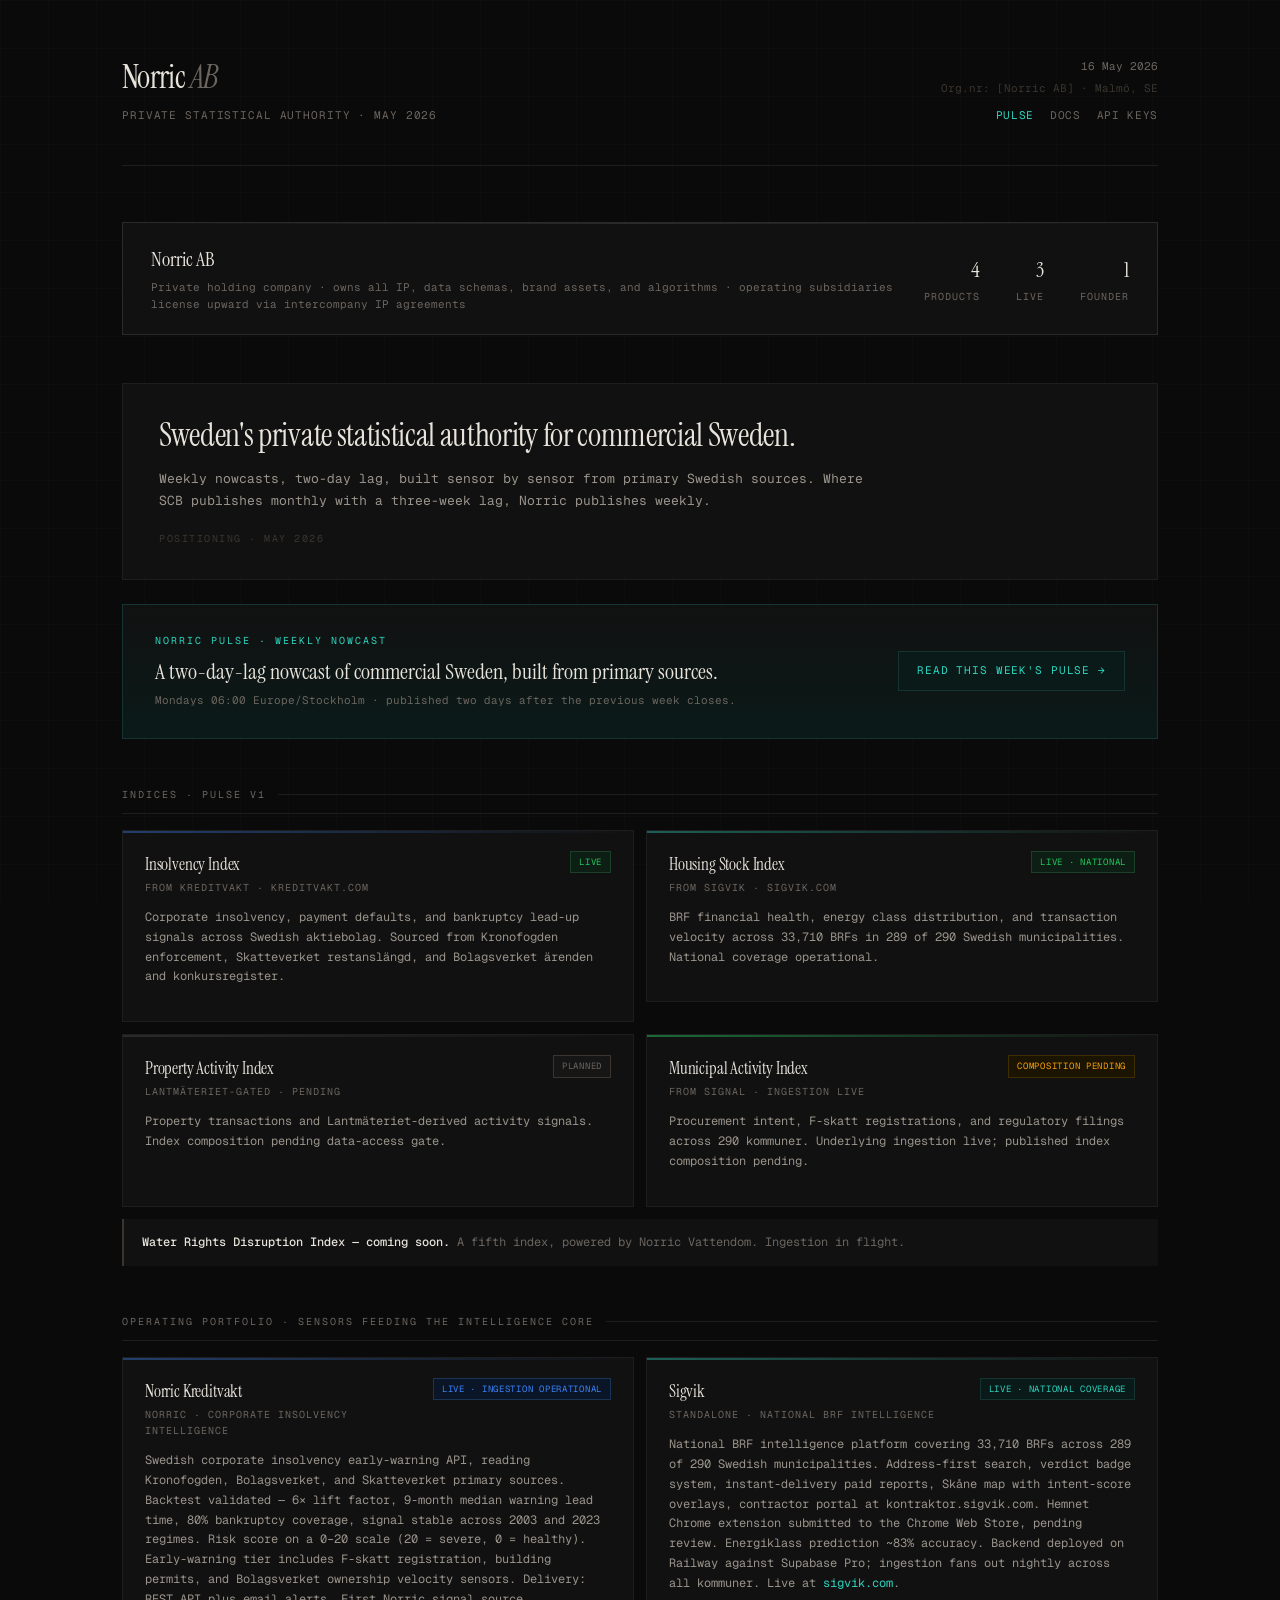
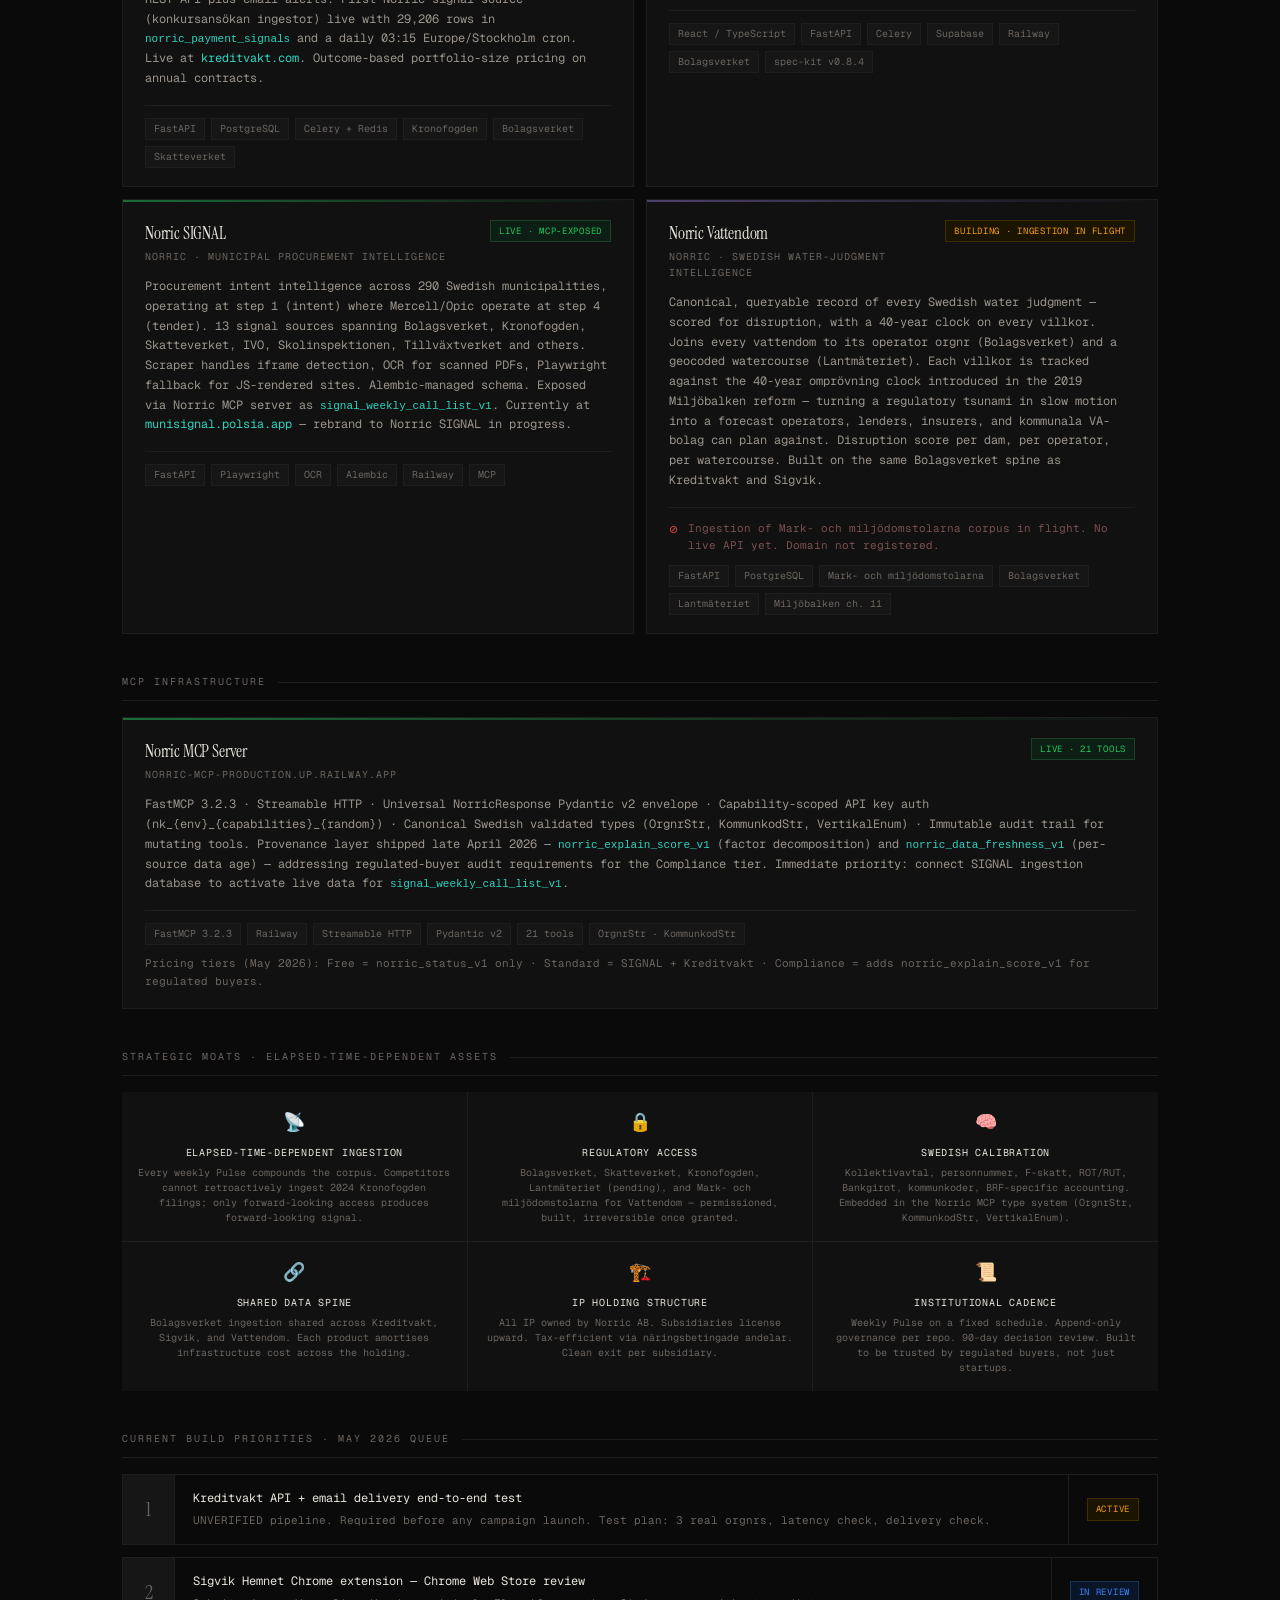
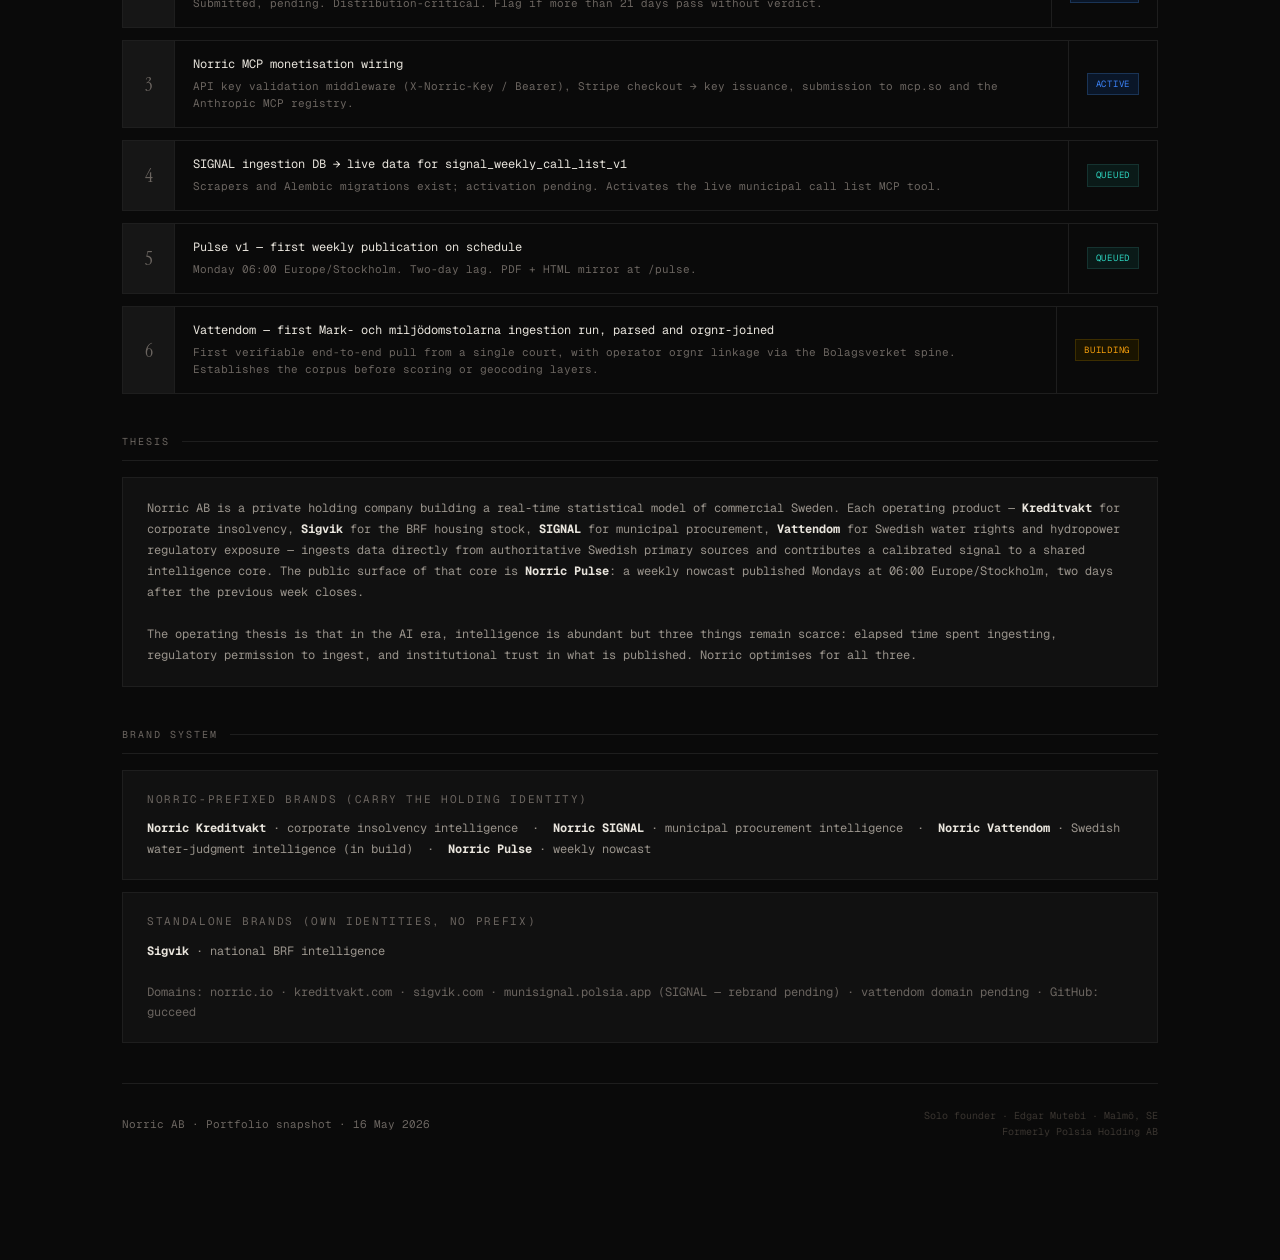
<file: index.html>
<!DOCTYPE html>
<html lang="en">
<head>
<meta charset="UTF-8">
<meta name="viewport" content="width=device-width, initial-scale=1.0">
<title>Norric AB — Sweden's private statistical authority for commercial Sweden</title>
<meta name="description" content="Private statistical authority for commercial Sweden. Weekly. Two-day lag. Primary sources.">
<meta property="og:title" content="Norric AB — Sweden's private statistical authority for commercial Sweden">
<meta property="og:description" content="Private statistical authority for commercial Sweden. Weekly. Two-day lag. Primary sources.">
<meta property="og:type" content="website">
<meta property="og:url" content="https://norric.io">
<link href="https://fonts.googleapis.com/css2?family=Instrument+Serif:ital@0;1&family=Geist+Mono:wght@300;400;500&display=swap" rel="stylesheet">
<style>
  :root {
    --bg: #0a0a0a;
    --surface: #111111;
    --surface2: #161616;
    --border: #1e1e1e;
    --border2: #2a2a2a;
    --text: #e8e4dc;
    --muted: #6b6560;
    --dim: #3a3530;

    --green: #22c55e;
    --green-bg: #0d1f14;
    --green-border: #1a4028;

    --amber: #f59e0b;
    --amber-bg: #1a1400;
    --amber-border: #3d2e00;

    --blue: #3b82f6;
    --blue-bg: #0a1628;
    --blue-border: #1a3456;

    --red: #ef4444;
    --red-bg: #1a0a0a;
    --red-border: #3d1212;

    --purple: #a78bfa;
    --purple-bg: #120e1f;
    --purple-border: #2a1f4a;

    --teal: #2dd4bf;
    --teal-bg: #0a1a18;
    --teal-border: #153330;
  }

  * { margin: 0; padding: 0; box-sizing: border-box; }

  html { scroll-behavior: smooth; }

  body {
    background: var(--bg);
    color: var(--text);
    font-family: 'Geist Mono', monospace;
    font-size: 13px;
    line-height: 1.6;
    min-height: 100vh;
    -webkit-font-smoothing: antialiased;
  }

  /* Subtle grid background */
  body::before {
    content: '';
    position: fixed;
    inset: 0;
    background-image:
      linear-gradient(rgba(255,255,255,0.015) 1px, transparent 1px),
      linear-gradient(90deg, rgba(255,255,255,0.015) 1px, transparent 1px);
    background-size: 48px 48px;
    pointer-events: none;
    z-index: 0;
  }

  .wrap {
    max-width: 1100px;
    margin: 0 auto;
    padding: 0 32px 120px;
    position: relative;
    z-index: 1;
  }

  /* ── HEADER ─────────────────────────────────────────────────────────── */
  header {
    padding: 52px 0 40px;
    border-bottom: 1px solid var(--border);
    margin-bottom: 56px;
    display: flex;
    justify-content: space-between;
    align-items: flex-end;
  }

  .logo-block {}

  .logo {
    font-family: 'Instrument Serif', serif;
    font-size: 32px;
    letter-spacing: -0.02em;
    color: var(--text);
    margin-bottom: 4px;
  }

  .logo span {
    font-style: italic;
    color: var(--muted);
  }

  .tagline {
    font-size: 11px;
    color: var(--muted);
    letter-spacing: 0.08em;
    text-transform: uppercase;
  }

  .header-meta {
    text-align: right;
  }

  .header-meta .date {
    font-size: 11px;
    color: var(--muted);
    margin-bottom: 4px;
  }

  .header-meta .entity {
    font-size: 11px;
    color: var(--dim);
    font-family: 'Geist Mono', monospace;
  }

  /* ── HOLDING BOX ────────────────────────────────────────────────────── */
  .holding {
    background: var(--surface);
    border: 1px solid var(--border2);
    padding: 20px 28px;
    margin-bottom: 48px;
    display: flex;
    justify-content: space-between;
    align-items: center;
    position: relative;
    overflow: hidden;
  }

  .holding::before {
    content: '';
    position: absolute;
    top: 0; left: 0; right: 0;
    height: 1px;
    background: linear-gradient(90deg, transparent, var(--muted), transparent);
    opacity: 0.3;
  }

  .holding-name {
    font-family: 'Instrument Serif', serif;
    font-size: 20px;
    margin-bottom: 4px;
  }

  .holding-desc {
    font-size: 11px;
    color: var(--muted);
  }

  .holding-stats {
    display: flex;
    gap: 36px;
  }

  .stat { text-align: right; }

  .stat-val {
    font-family: 'Instrument Serif', serif;
    font-size: 22px;
    color: var(--text);
    margin-bottom: 2px;
  }

  .stat-label {
    font-size: 10px;
    color: var(--muted);
    text-transform: uppercase;
    letter-spacing: 0.1em;
  }

  /* ── SECTION LABELS ─────────────────────────────────────────────────── */
  .section-label {
    font-size: 10px;
    letter-spacing: 0.2em;
    text-transform: uppercase;
    color: var(--muted);
    margin-bottom: 16px;
    padding-bottom: 10px;
    border-bottom: 1px solid var(--border);
    display: flex;
    align-items: center;
    gap: 12px;
  }

  .section-label::after {
    content: '';
    flex: 1;
    height: 1px;
    background: var(--border);
  }

  /* ── PRODUCT GRID ───────────────────────────────────────────────────── */
  .grid {
    display: grid;
    gap: 12px;
    margin-bottom: 40px;
  }

  .grid-3 { grid-template-columns: repeat(3, 1fr); }
  .grid-2 { grid-template-columns: repeat(2, 1fr); }
  .grid-1 { grid-template-columns: 1fr; }

  @media (max-width: 800px) {
    .grid-3, .grid-2 { grid-template-columns: 1fr; }
  }

  /* ── PRODUCT CARD ───────────────────────────────────────────────────── */
  .card {
    background: var(--surface);
    border: 1px solid var(--border);
    padding: 20px 22px 18px;
    position: relative;
    transition: border-color 0.15s ease;
    animation: fadeUp 0.4s ease both;
  }

  .card:hover { border-color: var(--border2); }

  @keyframes fadeUp {
    from { opacity: 0; transform: translateY(8px); }
    to { opacity: 1; transform: translateY(0); }
  }

  .card:nth-child(1) { animation-delay: 0.05s; }
  .card:nth-child(2) { animation-delay: 0.10s; }
  .card:nth-child(3) { animation-delay: 0.15s; }
  .card:nth-child(4) { animation-delay: 0.20s; }
  .card:nth-child(5) { animation-delay: 0.25s; }
  .card:nth-child(6) { animation-delay: 0.30s; }

  .card-top {
    display: flex;
    justify-content: space-between;
    align-items: flex-start;
    margin-bottom: 12px;
  }

  .card-name {
    font-family: 'Instrument Serif', serif;
    font-size: 17px;
    letter-spacing: -0.01em;
    margin-bottom: 2px;
  }

  .card-brand {
    font-size: 10px;
    color: var(--muted);
    text-transform: uppercase;
    letter-spacing: 0.1em;
  }

  .status-pill {
    font-size: 9px;
    font-family: 'Geist Mono', monospace;
    letter-spacing: 0.08em;
    text-transform: uppercase;
    padding: 3px 8px;
    border: 1px solid;
    white-space: nowrap;
    flex-shrink: 0;
  }

  .pill-green  { color: var(--green);  border-color: var(--green-border);  background: var(--green-bg); }
  .pill-amber  { color: var(--amber);  border-color: var(--amber-border);  background: var(--amber-bg); }
  .pill-blue   { color: var(--blue);   border-color: var(--blue-border);   background: var(--blue-bg); }
  .pill-red    { color: var(--red);    border-color: var(--red-border);    background: var(--red-bg); }
  .pill-purple { color: var(--purple); border-color: var(--purple-border); background: var(--purple-bg); }
  .pill-teal   { color: var(--teal);   border-color: var(--teal-border);   background: var(--teal-bg); }
  .pill-muted  { color: var(--muted);  border-color: var(--dim);           background: var(--surface2); }

  .card-desc {
    font-size: 12px;
    color: #9a948c;
    line-height: 1.65;
    margin-bottom: 16px;
  }

  .card-rule {
    height: 1px;
    background: var(--border);
    margin-bottom: 12px;
  }

  .card-meta {
    display: flex;
    flex-wrap: wrap;
    gap: 6px;
  }

  .tag {
    font-size: 10px;
    color: var(--muted);
    background: var(--surface2);
    border: 1px solid var(--border);
    padding: 2px 8px;
  }

  .card-accent {
    position: absolute;
    top: 0; left: 0; right: 0;
    height: 2px;
  }

  .accent-green  { background: linear-gradient(90deg, var(--green), transparent); opacity: 0.5; }
  .accent-amber  { background: linear-gradient(90deg, var(--amber), transparent); opacity: 0.5; }
  .accent-blue   { background: linear-gradient(90deg, var(--blue), transparent); opacity: 0.4; }
  .accent-red    { background: linear-gradient(90deg, var(--red), transparent); opacity: 0.4; }
  .accent-purple { background: linear-gradient(90deg, var(--purple), transparent); opacity: 0.4; }
  .accent-teal   { background: linear-gradient(90deg, var(--teal), transparent); opacity: 0.4; }
  .accent-muted  { background: linear-gradient(90deg, var(--muted), transparent); opacity: 0.3; }

  /* ── GATING DEPENDENCY ─────────────────────────────────────────────── */
  .gate-row {
    display: flex;
    align-items: flex-start;
    gap: 10px;
    margin-bottom: 6px;
    font-size: 11px;
    color: var(--muted);
  }

  .gate-icon { flex-shrink: 0; color: var(--dim); margin-top: 1px; }

  .gate-row.blocking .gate-icon { color: var(--red); }
  .gate-row.blocking { color: #7a5050; }

  /* ── IP STRUCTURE ───────────────────────────────────────────────────── */
  .ip-box {
    background: var(--surface);
    border: 1px solid var(--border);
    padding: 20px 24px;
    margin-bottom: 12px;
  }

  .ip-title {
    font-size: 11px;
    color: var(--muted);
    text-transform: uppercase;
    letter-spacing: 0.15em;
    margin-bottom: 10px;
  }

  .ip-desc {
    font-size: 12px;
    color: #9a948c;
    line-height: 1.7;
  }

  /* ── MOAT SECTION ───────────────────────────────────────────────────── */
  .moat-grid {
    display: grid;
    grid-template-columns: repeat(3, 1fr);
    gap: 1px;
    background: var(--border);
    margin-bottom: 40px;
  }

  .moat-cell {
    background: var(--surface);
    padding: 16px 14px;
    text-align: center;
  }

  .moat-icon {
    font-size: 18px;
    margin-bottom: 8px;
  }

  .moat-name {
    font-size: 10px;
    color: var(--text);
    text-transform: uppercase;
    letter-spacing: 0.08em;
    margin-bottom: 4px;
  }

  .moat-desc {
    font-size: 10px;
    color: var(--muted);
    line-height: 1.5;
  }

  /* ── FOOTER ─────────────────────────────────────────────────────────── */
  footer {
    border-top: 1px solid var(--border);
    padding-top: 24px;
    display: flex;
    justify-content: space-between;
    align-items: center;
  }

  footer .left {
    font-size: 11px;
    color: var(--muted);
  }

  footer .right {
    font-size: 10px;
    color: var(--dim);
    text-align: right;
  }

  /* ── HERO ───────────────────────────────────────────────────────────── */
  .hero {
    border: 1px solid var(--border);
    padding: 32px 36px;
    margin-bottom: 24px;
    position: relative;
    background: var(--surface);
  }

  .hero-headline {
    font-family: 'Instrument Serif', serif;
    font-size: 32px;
    line-height: 1.2;
    letter-spacing: -0.01em;
    color: var(--text);
    max-width: 760px;
    margin-bottom: 14px;
  }

  .hero-subline {
    font-size: 13px;
    color: #9a948c;
    line-height: 1.7;
    max-width: 720px;
  }

  .hero-attr {
    margin-top: 18px;
    font-size: 10px;
    color: var(--dim);
    text-transform: uppercase;
    letter-spacing: 0.15em;
  }

  @media (max-width: 600px) {
    .hero-headline { font-size: 24px; }
  }

  /* ── PULSE BANNER ───────────────────────────────────────────────────── */
  .pulse-banner {
    border: 1px solid var(--teal-border);
    background: linear-gradient(180deg, var(--surface), var(--teal-bg));
    padding: 28px 32px;
    margin-bottom: 48px;
  }

  .pulse-banner-row {
    display: flex;
    justify-content: space-between;
    align-items: center;
    gap: 24px;
    flex-wrap: wrap;
  }

  .pulse-overline {
    font-size: 10px;
    letter-spacing: 0.2em;
    text-transform: uppercase;
    color: var(--teal);
    margin-bottom: 8px;
  }

  .pulse-headline {
    font-family: 'Instrument Serif', serif;
    font-size: 22px;
    line-height: 1.35;
    color: var(--text);
    margin-bottom: 6px;
    max-width: 640px;
  }

  .pulse-meta {
    font-size: 11px;
    color: var(--muted);
  }

  .pulse-cta {
    display: inline-block;
    padding: 10px 18px;
    font-size: 11px;
    letter-spacing: 0.08em;
    text-transform: uppercase;
    color: var(--teal);
    border: 1px solid var(--teal-border);
    background: var(--teal-bg);
    text-decoration: none;
    white-space: nowrap;
  }

  .pulse-cta:hover { background: var(--surface); }

  /* ── INDICES CARD (link-wrapped) ────────────────────────────────────── */
  .index-link { text-decoration: none; color: inherit; display: block; }
  .index-link:hover .card { border-color: var(--border2); }

  /* ── COMING-SOON CALLOUT ────────────────────────────────────────────── */
  .coming-soon {
    padding: 14px 18px;
    margin-bottom: 48px;
    font-size: 12px;
    color: var(--muted);
    border-left: 2px solid var(--dim);
    background: var(--surface);
  }

  .coming-soon strong {
    color: var(--text);
    font-weight: 500;
  }

  /* ── PRIORITY STACK ─────────────────────────────────────────────────── */
  .priority-row {
    display: flex;
    gap: 0;
    border: 1px solid var(--border);
    margin-bottom: 12px;
    overflow: hidden;
  }

  .priority-num {
    background: var(--surface2);
    border-right: 1px solid var(--border);
    padding: 14px 18px;
    font-family: 'Instrument Serif', serif;
    font-size: 20px;
    color: var(--muted);
    min-width: 52px;
    display: flex;
    align-items: center;
    justify-content: center;
    flex-shrink: 0;
  }

  .priority-body {
    padding: 14px 18px;
    flex: 1;
  }

  .priority-title {
    font-size: 12px;
    color: var(--text);
    margin-bottom: 4px;
    font-family: 'Geist Mono', monospace;
  }

  .priority-detail {
    font-size: 11px;
    color: var(--muted);
    line-height: 1.6;
  }

  .priority-badge {
    padding: 14px 18px;
    display: flex;
    align-items: center;
    flex-shrink: 0;
    border-left: 1px solid var(--border);
  }
</style>
</head>
<body>
<div class="wrap">

  <!-- HEADER -->
  <header>
    <div class="logo-block">
      <div class="logo">Norric <span>AB</span></div>
      <div class="tagline">Private statistical authority · May 2026</div>
    </div>
    <div class="header-meta">
      <div class="date">16 May 2026</div>
      <div class="entity">Org.nr: [Norric AB] · Malmö, SE</div>
      <div style="margin-top:10px;display:flex;gap:16px;justify-content:flex-end;">
        <a href="/pulse" style="font-size:11px;color:var(--teal);text-decoration:none;letter-spacing:0.06em;text-transform:uppercase;">Pulse</a>
        <a href="/docs" style="font-size:11px;color:var(--muted);text-decoration:none;letter-spacing:0.06em;text-transform:uppercase;">Docs</a>
        <a href="/api-keys" style="font-size:11px;color:var(--muted);text-decoration:none;letter-spacing:0.06em;text-transform:uppercase;">API Keys</a>
      </div>
    </div>
  </header>

  <!-- HOLDING -->
  <div class="holding">
    <div>
      <div class="holding-name">Norric AB</div>
      <div class="holding-desc">Private holding company · owns all IP, data schemas, brand assets, and algorithms · operating subsidiaries license upward via intercompany IP agreements</div>
    </div>
    <div class="holding-stats">
      <div class="stat">
        <div class="stat-val">4</div>
        <div class="stat-label">Products</div>
      </div>
      <div class="stat">
        <div class="stat-val">3</div>
        <div class="stat-label">Live</div>
      </div>
      <div class="stat">
        <div class="stat-val">1</div>
        <div class="stat-label">Founder</div>
      </div>
    </div>
  </div>

  <!-- HERO -->
  <div class="hero">
    <div class="hero-headline">Sweden's private statistical authority for commercial Sweden.</div>
    <div class="hero-subline">Weekly nowcasts, two-day lag, built sensor by sensor from primary Swedish sources. Where SCB publishes monthly with a three-week lag, Norric publishes weekly.</div>
    <div class="hero-attr">Positioning · May 2026</div>
  </div>

  <!-- PULSE BANNER -->
  <div class="pulse-banner">
    <div class="pulse-banner-row">
      <div style="flex:1;min-width:280px;">
        <div class="pulse-overline">Norric Pulse · weekly nowcast</div>
        <div class="pulse-headline">A two-day-lag nowcast of commercial Sweden, built from primary sources.</div>
        <div class="pulse-meta">Mondays 06:00 Europe/Stockholm · published two days after the previous week closes.</div>
      </div>
      <div style="display:flex;gap:10px;flex-shrink:0;">
        <a href="/pulse" class="pulse-cta">Read this week's Pulse →</a>
      </div>
    </div>
  </div>

  <!-- INDICES FRAMEWORK -->
  <div class="section-label">Indices · Pulse v1</div>
  <div class="grid grid-2" style="margin-bottom:12px;">

    <!-- Insolvency Index -->
    <a href="https://kreditvakt.com" target="_blank" class="index-link">
      <div class="card">
        <div class="card-accent accent-blue"></div>
        <div class="card-top">
          <div>
            <div class="card-name">Insolvency Index</div>
            <div class="card-brand">From Kreditvakt · kreditvakt.com</div>
          </div>
          <span class="status-pill pill-green">Live</span>
        </div>
        <div class="card-desc">Corporate insolvency, payment defaults, and bankruptcy lead-up signals across Swedish aktiebolag. Sourced from Kronofogden enforcement, Skatteverket restanslängd, and Bolagsverket ärenden and konkursregister.</div>
      </div>
    </a>

    <!-- Housing Stock Index -->
    <a href="https://sigvik.com" target="_blank" class="index-link">
      <div class="card">
        <div class="card-accent accent-teal"></div>
        <div class="card-top">
          <div>
            <div class="card-name">Housing Stock Index</div>
            <div class="card-brand">From Sigvik · sigvik.com</div>
          </div>
          <span class="status-pill pill-green">Live · national</span>
        </div>
        <div class="card-desc">BRF financial health, energy class distribution, and transaction velocity across 33,710 BRFs in 289 of 290 Swedish municipalities. National coverage operational.</div>
      </div>
    </a>

    <!-- Property Activity Index -->
    <div class="card">
      <div class="card-accent accent-muted"></div>
      <div class="card-top">
        <div>
          <div class="card-name">Property Activity Index</div>
          <div class="card-brand">Lantmäteriet-gated · pending</div>
        </div>
        <span class="status-pill pill-muted">Planned</span>
      </div>
      <div class="card-desc">Property transactions and Lantmäteriet-derived activity signals. Index composition pending data-access gate.</div>
    </div>

    <!-- Municipal Activity Index -->
    <div class="card">
      <div class="card-accent accent-green"></div>
      <div class="card-top">
        <div>
          <div class="card-name">Municipal Activity Index</div>
          <div class="card-brand">From SIGNAL · ingestion live</div>
        </div>
        <span class="status-pill pill-amber">Composition pending</span>
      </div>
      <div class="card-desc">Procurement intent, F-skatt registrations, and regulatory filings across 290 kommuner. Underlying ingestion live; published index composition pending.</div>
    </div>

  </div>

  <!-- Vattendom — coming soon callout -->
  <div class="coming-soon">
    <strong>Water Rights Disruption Index — coming soon.</strong>
    A fifth index, powered by Norric Vattendom. Ingestion in flight.
  </div>

  <!-- PORTFOLIO -->
  <div class="section-label">Operating portfolio · sensors feeding the intelligence core</div>
  <div class="grid grid-2">

    <!-- Norric Kreditvakt -->
    <div class="card">
      <div class="card-accent accent-blue"></div>
      <div class="card-top">
        <div>
          <div class="card-name">Norric Kreditvakt</div>
          <div class="card-brand">Norric · corporate insolvency intelligence</div>
        </div>
        <span class="status-pill pill-blue">Live · ingestion operational</span>
      </div>
      <div class="card-desc">Swedish corporate insolvency early-warning API, reading Kronofogden, Bolagsverket, and Skatteverket primary sources. Backtest validated — 6× lift factor, 9-month median warning lead time, 80% bankruptcy coverage, signal stable across 2003 and 2023 regimes. Risk score on a 0–20 scale (20 = severe, 0 = healthy). Early-warning tier includes F-skatt registration, building permits, and Bolagsverket ownership velocity sensors. Delivery: REST API plus email alerts. First Norric signal source (konkursansökan ingestor) live with 29,206 rows in <code style="font-size:11px;color:var(--teal);background:none;border:none;padding:0;">norric_payment_signals</code> and a daily 03:15 Europe/Stockholm cron. Live at <a href="https://kreditvakt.com" target="_blank" style="color:var(--teal);text-decoration:none;">kreditvakt.com</a>. Outcome-based portfolio-size pricing on annual contracts.</div>
      <div class="card-rule"></div>
      <div class="card-meta">
        <span class="tag">FastAPI</span>
        <span class="tag">PostgreSQL</span>
        <span class="tag">Celery + Redis</span>
        <span class="tag">Kronofogden</span>
        <span class="tag">Bolagsverket</span>
        <span class="tag">Skatteverket</span>
      </div>
    </div>

    <!-- Sigvik -->
    <div class="card">
      <div class="card-accent accent-teal"></div>
      <div class="card-top">
        <div>
          <div class="card-name">Sigvik</div>
          <div class="card-brand">Standalone · national BRF intelligence</div>
        </div>
        <span class="status-pill pill-teal">Live · national coverage</span>
      </div>
      <div class="card-desc">National BRF intelligence platform covering 33,710 BRFs across 289 of 290 Swedish municipalities. Address-first search, verdict badge system, instant-delivery paid reports, Skåne map with intent-score overlays, contractor portal at kontraktor.sigvik.com. Hemnet Chrome extension submitted to the Chrome Web Store, pending review. Energiklass prediction ~83% accuracy. Backend deployed on Railway against Supabase Pro; ingestion fans out nightly across all kommuner. Live at <a href="https://sigvik.com" target="_blank" style="color:var(--teal);text-decoration:none;">sigvik.com</a>.</div>
      <div class="card-rule"></div>
      <div class="card-meta">
        <span class="tag">React / TypeScript</span>
        <span class="tag">FastAPI</span>
        <span class="tag">Celery</span>
        <span class="tag">Supabase</span>
        <span class="tag">Railway</span>
        <span class="tag">Bolagsverket</span>
        <span class="tag">spec-kit v0.8.4</span>
      </div>
    </div>

    <!-- Norric SIGNAL -->
    <div class="card">
      <div class="card-accent accent-green"></div>
      <div class="card-top">
        <div>
          <div class="card-name">Norric SIGNAL</div>
          <div class="card-brand">Norric · municipal procurement intelligence</div>
        </div>
        <span class="status-pill pill-green">Live · MCP-exposed</span>
      </div>
      <div class="card-desc">Procurement intent intelligence across 290 Swedish municipalities, operating at step 1 (intent) where Mercell/Opic operate at step 4 (tender). 13 signal sources spanning Bolagsverket, Kronofogden, Skatteverket, IVO, Skolinspektionen, Tillväxtverket and others. Scraper handles iframe detection, OCR for scanned PDFs, Playwright fallback for JS-rendered sites. Alembic-managed schema. Exposed via Norric MCP server as <code style="font-size:11px;color:var(--teal);background:none;border:none;padding:0;">signal_weekly_call_list_v1</code>. Currently at <a href="https://munisignal.polsia.app/" target="_blank" style="color:var(--teal);text-decoration:none;">munisignal.polsia.app</a> — rebrand to Norric SIGNAL in progress.</div>
      <div class="card-rule"></div>
      <div class="card-meta">
        <span class="tag">FastAPI</span>
        <span class="tag">Playwright</span>
        <span class="tag">OCR</span>
        <span class="tag">Alembic</span>
        <span class="tag">Railway</span>
        <span class="tag">MCP</span>
      </div>
    </div>

    <!-- Norric Vattendom -->
    <div class="card">
      <div class="card-accent accent-purple"></div>
      <div class="card-top">
        <div>
          <div class="card-name">Norric Vattendom</div>
          <div class="card-brand">Norric · Swedish water-judgment intelligence</div>
        </div>
        <span class="status-pill pill-amber">Building · ingestion in flight</span>
      </div>
      <div class="card-desc">Canonical, queryable record of every Swedish water judgment — scored for disruption, with a 40-year clock on every villkor. Joins every vattendom to its operator orgnr (Bolagsverket) and a geocoded watercourse (Lantmäteriet). Each villkor is tracked against the 40-year omprövning clock introduced in the 2019 Miljöbalken reform — turning a regulatory tsunami in slow motion into a forecast operators, lenders, insurers, and kommunala VA-bolag can plan against. Disruption score per dam, per operator, per watercourse. Built on the same Bolagsverket spine as Kreditvakt and Sigvik.</div>
      <div class="card-rule"></div>
      <div class="gate-row blocking">
        <span class="gate-icon">⊘</span>
        <span>Ingestion of Mark- och miljödomstolarna corpus in flight. No live API yet. Domain not registered.</span>
      </div>
      <div class="card-meta" style="margin-top:10px;">
        <span class="tag">FastAPI</span>
        <span class="tag">PostgreSQL</span>
        <span class="tag">Mark- och miljödomstolarna</span>
        <span class="tag">Bolagsverket</span>
        <span class="tag">Lantmäteriet</span>
        <span class="tag">Miljöbalken ch. 11</span>
      </div>
    </div>

  </div>

  <!-- MCP INFRASTRUCTURE -->
  <div class="section-label" style="margin-top:8px;">MCP infrastructure</div>
  <div class="grid grid-1" style="margin-bottom:40px;">
    <div class="card">
      <div class="card-accent accent-green"></div>
      <div class="card-top">
        <div>
          <div class="card-name">Norric MCP Server</div>
          <div class="card-brand">norric-mcp-production.up.railway.app</div>
        </div>
        <span class="status-pill pill-green">Live · 21 tools</span>
      </div>
      <div class="card-desc">FastMCP 3.2.3 · Streamable HTTP · Universal NorricResponse Pydantic v2 envelope · Capability-scoped API key auth (nk_{env}_{capabilities}_{random}) · Canonical Swedish validated types (OrgnrStr, KommunkodStr, VertikalEnum) · Immutable audit trail for mutating tools. Provenance layer shipped late April 2026 — <code style="font-size:11px;color:var(--teal);background:none;border:none;padding:0;">norric_explain_score_v1</code> (factor decomposition) and <code style="font-size:11px;color:var(--teal);background:none;border:none;padding:0;">norric_data_freshness_v1</code> (per-source data age) — addressing regulated-buyer audit requirements for the Compliance tier. Immediate priority: connect SIGNAL ingestion database to activate live data for <code style="font-size:11px;color:var(--teal);background:none;border:none;padding:0;">signal_weekly_call_list_v1</code>.</div>
      <div class="card-rule"></div>
      <div class="card-meta">
        <span class="tag">FastMCP 3.2.3</span>
        <span class="tag">Railway</span>
        <span class="tag">Streamable HTTP</span>
        <span class="tag">Pydantic v2</span>
        <span class="tag">21 tools</span>
        <span class="tag">OrgnrStr · KommunkodStr</span>
      </div>
      <div style="margin-top:10px;font-size:11px;color:var(--muted);line-height:1.6;">Pricing tiers (May 2026): Free = norric_status_v1 only · Standard = SIGNAL + Kreditvakt · Compliance = adds norric_explain_score_v1 for regulated buyers.</div>
    </div>
  </div>

  <!-- STRATEGIC MOATS -->
  <div class="section-label">Strategic moats · elapsed-time-dependent assets</div>
  <div class="moat-grid" style="margin-bottom:40px;">
    <div class="moat-cell">
      <div class="moat-icon">📡</div>
      <div class="moat-name">Elapsed-time-dependent ingestion</div>
      <div class="moat-desc">Every weekly Pulse compounds the corpus. Competitors cannot retroactively ingest 2024 Kronofogden filings; only forward-looking access produces forward-looking signal.</div>
    </div>
    <div class="moat-cell">
      <div class="moat-icon">🔒</div>
      <div class="moat-name">Regulatory access</div>
      <div class="moat-desc">Bolagsverket, Skatteverket, Kronofogden, Lantmäteriet (pending), and Mark- och miljödomstolarna for Vattendom — permissioned, built, irreversible once granted.</div>
    </div>
    <div class="moat-cell">
      <div class="moat-icon">🧠</div>
      <div class="moat-name">Swedish calibration</div>
      <div class="moat-desc">Kollektivavtal, personnummer, F-skatt, ROT/RUT, Bankgirot, kommunkoder, BRF-specific accounting. Embedded in the Norric MCP type system (OrgnrStr, KommunkodStr, VertikalEnum).</div>
    </div>
    <div class="moat-cell">
      <div class="moat-icon">🔗</div>
      <div class="moat-name">Shared data spine</div>
      <div class="moat-desc">Bolagsverket ingestion shared across Kreditvakt, Sigvik, and Vattendom. Each product amortises infrastructure cost across the holding.</div>
    </div>
    <div class="moat-cell">
      <div class="moat-icon">🏗️</div>
      <div class="moat-name">IP holding structure</div>
      <div class="moat-desc">All IP owned by Norric AB. Subsidiaries license upward. Tax-efficient via näringsbetingade andelar. Clean exit per subsidiary.</div>
    </div>
    <div class="moat-cell">
      <div class="moat-icon">📜</div>
      <div class="moat-name">Institutional cadence</div>
      <div class="moat-desc">Weekly Pulse on a fixed schedule. Append-only governance per repo. 90-day decision review. Built to be trusted by regulated buyers, not just startups.</div>
    </div>
  </div>

  <!-- BUILD PRIORITIES -->
  <div class="section-label">Current build priorities · May 2026 queue</div>

  <div class="priority-row">
    <div class="priority-num">1</div>
    <div class="priority-body">
      <div class="priority-title">Kreditvakt API + email delivery end-to-end test</div>
      <div class="priority-detail">UNVERIFIED pipeline. Required before any campaign launch. Test plan: 3 real orgnrs, latency check, delivery check.</div>
    </div>
    <div class="priority-badge">
      <span class="status-pill pill-amber">Active</span>
    </div>
  </div>

  <div class="priority-row">
    <div class="priority-num">2</div>
    <div class="priority-body">
      <div class="priority-title">Sigvik Hemnet Chrome extension — Chrome Web Store review</div>
      <div class="priority-detail">Submitted, pending. Distribution-critical. Flag if more than 21 days pass without verdict.</div>
    </div>
    <div class="priority-badge">
      <span class="status-pill pill-blue">In review</span>
    </div>
  </div>

  <div class="priority-row">
    <div class="priority-num">3</div>
    <div class="priority-body">
      <div class="priority-title">Norric MCP monetisation wiring</div>
      <div class="priority-detail">API key validation middleware (X-Norric-Key / Bearer), Stripe checkout → key issuance, submission to mcp.so and the Anthropic MCP registry.</div>
    </div>
    <div class="priority-badge">
      <span class="status-pill pill-blue">Active</span>
    </div>
  </div>

  <div class="priority-row">
    <div class="priority-num">4</div>
    <div class="priority-body">
      <div class="priority-title">SIGNAL ingestion DB → live data for signal_weekly_call_list_v1</div>
      <div class="priority-detail">Scrapers and Alembic migrations exist; activation pending. Activates the live municipal call list MCP tool.</div>
    </div>
    <div class="priority-badge">
      <span class="status-pill pill-teal">Queued</span>
    </div>
  </div>

  <div class="priority-row">
    <div class="priority-num">5</div>
    <div class="priority-body">
      <div class="priority-title">Pulse v1 — first weekly publication on schedule</div>
      <div class="priority-detail">Monday 06:00 Europe/Stockholm. Two-day lag. PDF + HTML mirror at /pulse.</div>
    </div>
    <div class="priority-badge">
      <span class="status-pill pill-teal">Queued</span>
    </div>
  </div>

  <div class="priority-row">
    <div class="priority-num">6</div>
    <div class="priority-body">
      <div class="priority-title">Vattendom — first Mark- och miljödomstolarna ingestion run, parsed and orgnr-joined</div>
      <div class="priority-detail">First verifiable end-to-end pull from a single court, with operator orgnr linkage via the Bolagsverket spine. Establishes the corpus before scoring or geocoding layers.</div>
    </div>
    <div class="priority-badge">
      <span class="status-pill pill-amber">Building</span>
    </div>
  </div>

  <!-- THESIS -->
  <div class="section-label" style="margin-top:40px;">Thesis</div>
  <div class="ip-box" style="margin-bottom:40px;">
    <div class="ip-desc" style="line-height:1.75;">
      Norric AB is a private holding company building a real-time statistical model of commercial Sweden. Each operating product — <strong style="color:var(--text);">Kreditvakt</strong> for corporate insolvency, <strong style="color:var(--text);">Sigvik</strong> for the BRF housing stock, <strong style="color:var(--text);">SIGNAL</strong> for municipal procurement, <strong style="color:var(--text);">Vattendom</strong> for Swedish water rights and hydropower regulatory exposure — ingests data directly from authoritative Swedish primary sources and contributes a calibrated signal to a shared intelligence core. The public surface of that core is <strong style="color:var(--text);">Norric Pulse</strong>: a weekly nowcast published Mondays at 06:00 Europe/Stockholm, two days after the previous week closes.
      <br><br>
      The operating thesis is that in the AI era, intelligence is abundant but three things remain scarce: elapsed time spent ingesting, regulatory permission to ingest, and institutional trust in what is published. Norric optimises for all three.
    </div>
  </div>

  <!-- BRAND SYSTEM -->
  <div class="section-label">Brand system</div>
  <div class="ip-box" style="margin-bottom:12px;">
    <div class="ip-title">Norric-prefixed brands (carry the holding identity)</div>
    <div class="ip-desc">
      <strong style="color:var(--text);">Norric Kreditvakt</strong> · corporate insolvency intelligence &nbsp;·&nbsp;
      <strong style="color:var(--text);">Norric SIGNAL</strong> · municipal procurement intelligence &nbsp;·&nbsp;
      <strong style="color:var(--text);">Norric Vattendom</strong> · Swedish water-judgment intelligence (in build) &nbsp;·&nbsp;
      <strong style="color:var(--text);">Norric Pulse</strong> · weekly nowcast
    </div>
  </div>
  <div class="ip-box" style="margin-bottom:40px;">
    <div class="ip-title">Standalone brands (own identities, no prefix)</div>
    <div class="ip-desc">
      <strong style="color:var(--text);">Sigvik</strong> · national BRF intelligence
      <br><br>
      <span style="color:var(--muted);">Domains: norric.io · kreditvakt.com · sigvik.com · munisignal.polsia.app (SIGNAL — rebrand pending) · vattendom domain pending · GitHub: gucceed</span>
    </div>
  </div>

  <!-- FOOTER -->
  <footer>
    <div class="left">Norric AB · Portfolio snapshot · 16 May 2026</div>
    <div class="right">
      Solo founder · Edgar Mutebi · Malmö, SE<br>
      <span style="color:var(--dim);">Formerly Polsia Holding AB</span>
    </div>
  </footer>

</div>
</body>
</html>
</file>
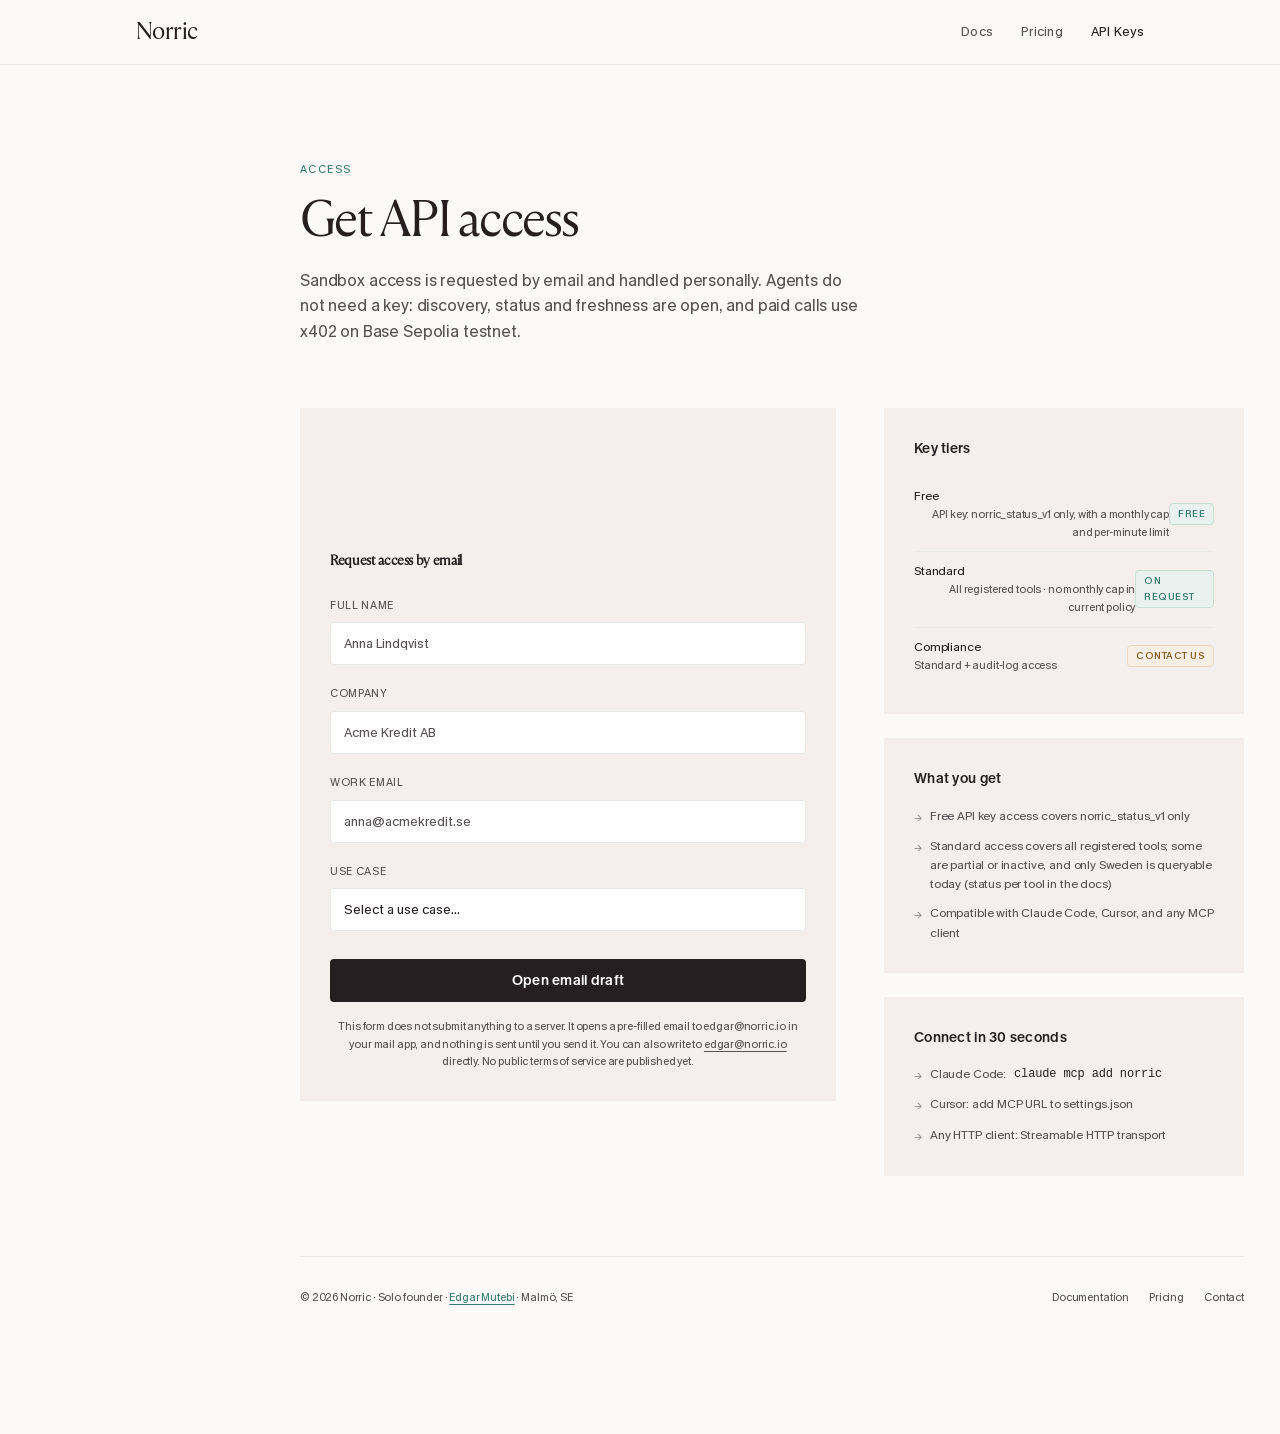
<file: api-keys.html>
<!DOCTYPE html>
<html lang="en">
<head>
<meta charset="UTF-8">
<meta name="viewport" content="width=device-width, initial-scale=1.0">
<title>Get API Access — Norric</title>
<style>
  :root {
    --bg: #ffffff;
    --s1: #f5f5f7;
    --s2: #ececf0;
    --s3: #e3e3e8;
    --border: #d2d2d7;
    --border2: #e8e8eb;
    --text: #1d1d1f;
    --muted: #86868b;
    --dim: #d2d2d7;
    --green: #248a3d;
    --green-bg: #e9f8ee;
    --green-b: #bbe5c7;
    --blue: #0071e3;
    --blue-bg: #e9f2fe;
    --blue-b: #c3dcfa;
    --amber: #b25000;
    --amber-bg: #fff4e3;
    --amber-b: #f5d9ae;
    --purple: #8944ab;
    --purple-bg: #f7ecfd;
    --purple-b: #e5c9f5;
    --teal: #0071e3;
    --teal-bg: #e9f2fe;
    --teal-b: #c3dcfa;
    --red: #d70015;
    --red-bg: #fdecea;
    --red-b: #f4c7c3;
    --code-bg: #f5f5f7;
    --font: -apple-system, BlinkMacSystemFont, "SF Pro Text", "Inter", "Segoe UI", sans-serif;
    --font-display: -apple-system, BlinkMacSystemFont, "SF Pro Display", "Inter", "Segoe UI", sans-serif;
    --mono: ui-monospace, "SF Mono", SFMono-Regular, Menlo, Consolas, monospace;
  }

  * { margin: 0; padding: 0; box-sizing: border-box; }
  html { scroll-behavior: smooth; }

  body {
    background: var(--bg);
    color: var(--text);
    font-family: var(--font);
    font-size: 15px;
    line-height: 1.7;
    min-height: 100vh;
    -webkit-font-smoothing: antialiased;
  }


  /* Header */
  .topbar {
    border-bottom: 1px solid var(--border);
    background: var(--s1);
    position: sticky;
    top: 0;
    z-index: 100;
  }

  .topbar-inner {
    max-width: 900px;
    margin: 0 auto;
    padding: 0 32px;
    height: 52px;
    display: flex;
    align-items: center;
    justify-content: space-between;
  }

  .topbar-logo {
    font-family: var(--font-display);
    font-size: 18px;
    letter-spacing: -0.01em;
    color: var(--text);
    text-decoration: none;
  }

  .topbar-logo span { font-style: italic; color: var(--muted); }

  .topbar-nav {
    display: flex;
    gap: 24px;
    align-items: center;
  }

  .topbar-nav a {
    font-size: 12px;
    color: var(--muted);
    text-decoration: none;
    letter-spacing: 0.02em;
    transition: color 0.15s;
  }

  .topbar-nav a:hover { color: var(--text); }
  .topbar-nav a.active { color: var(--text); }

  /* Main */
  .main {
    max-width: 900px;
    margin: 0 auto;
    padding: 80px 32px 120px;
    position: relative;
    z-index: 1;
  }

  .page-header {
    margin-bottom: 56px;
  }

  .eyebrow {
    font-size: 11px;
    letter-spacing: 0.1em;
    text-transform: uppercase;
    color: var(--muted);
    margin-bottom: 16px;
  }

  h1 {
    font-family: var(--font-display);
    font-size: 40px;
    font-weight: 600;
    letter-spacing: -0.02em;
    color: var(--text);
    margin-bottom: 16px;
    line-height: 1.1;
  }

  .subtitle {
    font-size: 14px;
    color: var(--muted);
    max-width: 480px;
    line-height: 1.6;
  }

  /* Layout */
  .layout {
    display: grid;
    grid-template-columns: 1fr 360px;
    gap: 48px;
    align-items: start;
  }

  @media (max-width: 720px) {
    .layout { grid-template-columns: 1fr; }
    .sidebar-info { order: -1; }
  }

  /* Form */
  .form-card {
    background: var(--s1);
    border: 1px solid var(--border);
    border-radius: 6px;
    padding: 32px;
  }

  .form-card h2 {
    font-size: 14px;
    font-weight: 500;
    color: var(--text);
    margin-bottom: 24px;
  }

  .field {
    margin-bottom: 20px;
  }

  label {
    display: block;
    font-size: 11px;
    letter-spacing: 0.06em;
    text-transform: uppercase;
    color: var(--muted);
    margin-bottom: 8px;
  }

  input, select, textarea {
    width: 100%;
    background: var(--s2);
    border: 1px solid var(--border);
    border-radius: 4px;
    padding: 10px 12px;
    font-family: var(--mono);
    font-size: 13px;
    color: var(--text);
    outline: none;
    transition: border-color 0.15s;
    appearance: none;
  }

  input:focus, select:focus, textarea:focus {
    border-color: var(--border2);
  }

  input::placeholder, textarea::placeholder {
    color: var(--muted);
  }

  select {
    background-image: url("data:image/svg+xml,%3Csvg xmlns='http://www.w3.org/2000/svg' width='12' height='12' viewBox='0 0 24 24' fill='none' stroke='%2371717a' stroke-width='2'%3E%3Cpolyline points='6 9 12 15 18 9'%3E%3C/polyline%3E%3C/svg%3E");
    background-repeat: no-repeat;
    background-position: right 12px center;
    padding-right: 36px;
    cursor: pointer;
  }

  select option {
    background: var(--s2);
    color: var(--text);
  }

  .btn {
    width: 100%;
    padding: 12px;
    background: var(--blue);
    color: #ffffff;
    border: none;
    border-radius: 980px;
    font-family: var(--font);
    font-size: 15px;
    font-weight: 600;
    cursor: pointer;
    letter-spacing: 0.02em;
    transition: opacity 0.15s;
    margin-top: 8px;
  }

  .btn:hover { opacity: 0.88; }

  .form-note {
    font-size: 11px;
    color: var(--muted);
    margin-top: 16px;
    text-align: center;
    line-height: 1.6;
  }

  /* Sidebar info */
  .sidebar-info {
    display: flex;
    flex-direction: column;
    gap: 24px;
  }

  .info-card {
    background: var(--s1);
    border: 1px solid var(--border);
    border-radius: 6px;
    padding: 24px;
  }

  .info-card h3 {
    font-size: 12px;
    font-weight: 500;
    color: var(--text);
    margin-bottom: 16px;
    letter-spacing: 0.02em;
  }

  .tier-row {
    display: flex;
    justify-content: space-between;
    align-items: center;
    padding: 10px 0;
    border-bottom: 1px solid var(--border);
  }

  .tier-row:last-child { border-bottom: none; }

  .tier-name {
    font-size: 12px;
    color: var(--text);
  }

  .tier-detail {
    font-size: 11px;
    color: var(--muted);
    text-align: right;
  }

  .badge {
    display: inline-block;
    padding: 2px 8px;
    border-radius: 3px;
    font-size: 10px;
    letter-spacing: 0.05em;
    text-transform: uppercase;
  }

  .badge-green { background: var(--green-bg); color: var(--green); border: 1px solid var(--green-b); }
  .badge-blue  { background: var(--blue-bg);  color: var(--blue);  border: 1px solid var(--blue-b); }
  .badge-amber { background: var(--amber-bg); color: var(--amber); border: 1px solid var(--amber-b); }

  .feature-list {
    list-style: none;
    display: flex;
    flex-direction: column;
    gap: 10px;
  }

  .feature-list li {
    font-size: 12px;
    color: var(--muted);
    display: flex;
    align-items: flex-start;
    gap: 8px;
  }

  .feature-list li::before {
    content: '→';
    color: var(--dim);
    flex-shrink: 0;
    margin-top: 1px;
  }

  /* Footer */
  .footer {
    border-top: 1px solid var(--border);
    margin-top: 80px;
    padding-top: 32px;
    display: flex;
    justify-content: space-between;
    align-items: center;
  }

  .footer-left {
    font-size: 11px;
    color: var(--muted);
  }

  .footer-links {
    display: flex;
    gap: 20px;
  }

  .footer-links a {
    font-size: 11px;
    color: var(--muted);
    text-decoration: none;
  }

  .footer-links a:hover { color: var(--text); }
</style>
<link rel="stylesheet" href="/design.css">
</head>
<body>

<div class="topbar">
  <div class="topbar-inner">
    <a href="/" class="topbar-logo">Norric</a>
    <nav class="topbar-nav">
      <a href="/docs">Docs</a>
      <a href="/docs#pricing">Pricing</a>
      <a href="/api-keys" class="active">API Keys</a>
    </nav>
  </div>
</div>

<div class="main">

  <div class="page-header">
    <div class="eyebrow">Access</div>
    <h1>Get API access</h1>
    <p class="subtitle">Sandbox access is requested by email and handled personally. Agents do not need a key: discovery, status and freshness are open, and paid calls use x402 on Base Sepolia testnet.</p>
  </div>

  <div class="layout">

    <!-- Form -->
    <div class="form-card">
      <h2>Request access by email</h2>
      <form id="access-form">

        <div class="field">
          <label for="name">Full name</label>
          <input type="text" id="name" name="name" placeholder="Anna Lindqvist" required>
        </div>

        <div class="field">
          <label for="company">Company</label>
          <input type="text" id="company" name="company" placeholder="Acme Kredit AB" required>
        </div>

        <div class="field">
          <label for="email">Work email</label>
          <input type="email" id="email" name="email" placeholder="anna@acmekredit.se" required>
        </div>

        <div class="field">
          <label for="use-case">Use case</label>
          <select id="use-case" name="use_case" required>
            <option value="" disabled selected>Select a use case…</option>
            <option value="credit">Credit risk monitoring</option>
            <option value="procurement">Procurement intelligence</option>
            <option value="brf">BRF renovation intelligence</option>
            <option value="multiple">Multiple products</option>
            <option value="other">Other</option>
          </select>
        </div>

        <button type="submit" class="btn">Open email draft</button>

        <p class="form-note">
          This form does not submit anything to a server. It opens a pre-filled email to edgar@norric.io in your mail app, and nothing is sent until you send it. You can also write to <a href="mailto:edgar@norric.io" style="color:var(--muted);text-decoration:underline">edgar@norric.io</a> directly. No public terms of service are published yet.
        </p>
      </form>
    </div>

    <!-- Sidebar -->
    <div class="sidebar-info">

      <div class="info-card">
        <h3>Key tiers</h3>
        <div class="tier-row"><div><div class="tier-name">Free</div><div class="tier-detail">API key: norric_status_v1 only, with a monthly cap and per-minute limit</div></div><span class="badge badge-green">Free</span></div>
        <div class="tier-row"><div><div class="tier-name">Standard</div><div class="tier-detail">All registered tools · no monthly cap in current policy</div></div><span class="badge badge-blue">On request</span></div>
        <div class="tier-row"><div><div class="tier-name">Compliance</div><div class="tier-detail">Standard + audit-log access</div></div><span class="badge badge-amber">Contact us</span></div>
      </div>

      <div class="info-card">
        <h3>What you get</h3>
        <ul class="feature-list">
          <li>Free API key access covers norric_status_v1 only</li>
          <li>Standard access covers all registered tools; some are partial or inactive, and only Sweden is queryable today (status per tool in the docs)</li>
          <li>Compatible with Claude Code, Cursor, and any MCP client</li>
        </ul>
      </div>

      <div class="info-card">
        <h3>Connect in 30 seconds</h3>
        <ul class="feature-list">
          <li>Claude Code: <code style="color:var(--text)">claude mcp add norric</code></li>
          <li>Cursor: add MCP URL to settings.json</li>
          <li>Any HTTP client: Streamable HTTP transport</li>
        </ul>
      </div>

    </div>
  </div>

  <div class="footer">
    <div class="footer-left">© 2026 Norric · Solo founder · <a href="https://edgarmutebi-site.vercel.app">Edgar Mutebi</a> · Malmö, SE</div>
    <div class="footer-links">
      <a href="/docs">Documentation</a>
      <a href="/docs#pricing">Pricing</a>
      <a href="mailto:edgar@norric.io">Contact</a>
    </div>
  </div>

</div>

<script>
  document.getElementById('access-form').addEventListener('submit', function(e) {
    e.preventDefault();

    const name     = document.getElementById('name').value.trim();
    const company  = document.getElementById('company').value.trim();
    const email    = document.getElementById('email').value.trim();
    const useCase  = document.getElementById('use-case');
    const useCaseLabel = useCase.options[useCase.selectedIndex].text;

    const subject = encodeURIComponent('Norric API Access Request — ' + company);
    const body = encodeURIComponent(
      'Name: ' + name + '\n' +
      'Company: ' + company + '\n' +
      'Email: ' + email + '\n' +
      'Use case: ' + useCaseLabel + '\n\n' +
      '---\nSent from norric.io/api-keys'
    );

    window.location.href = 'mailto:edgar@norric.io?subject=' + subject + '&body=' + body;
  });
</script>

</body>
</html>
</file>
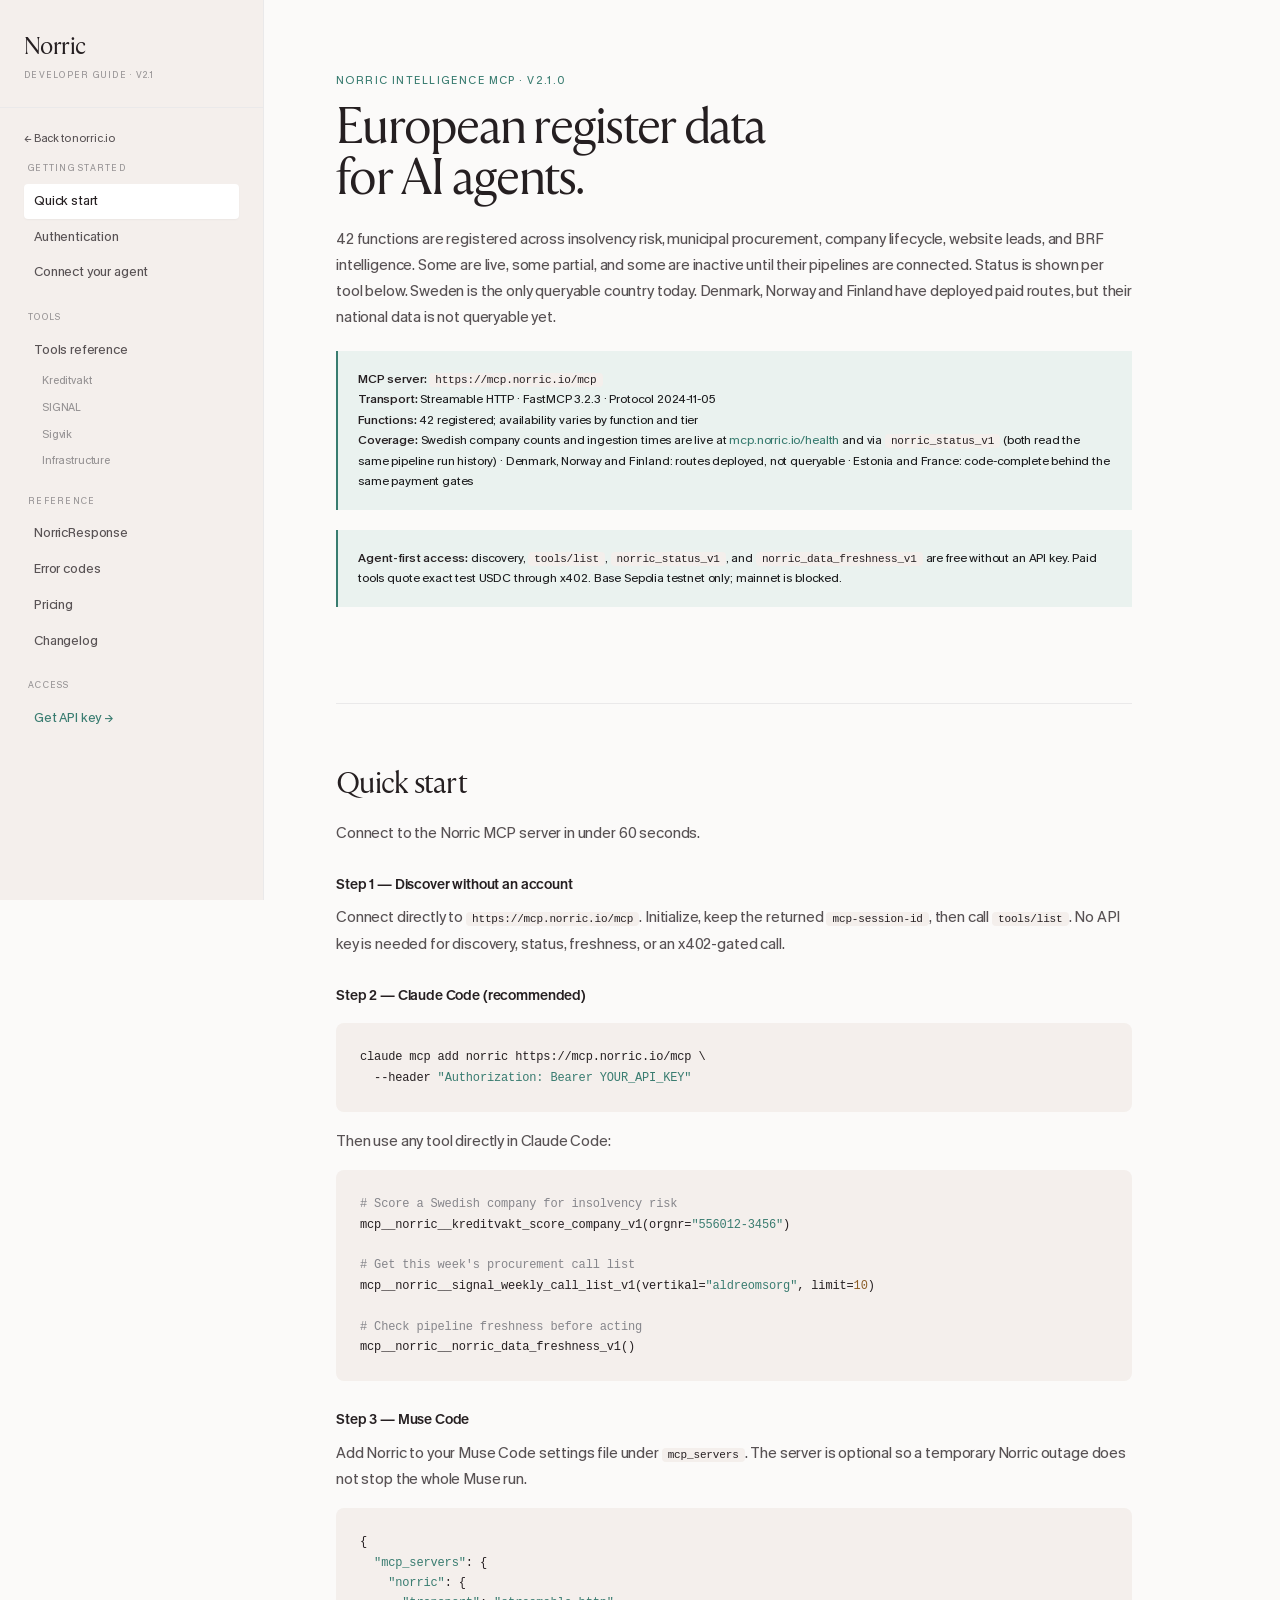
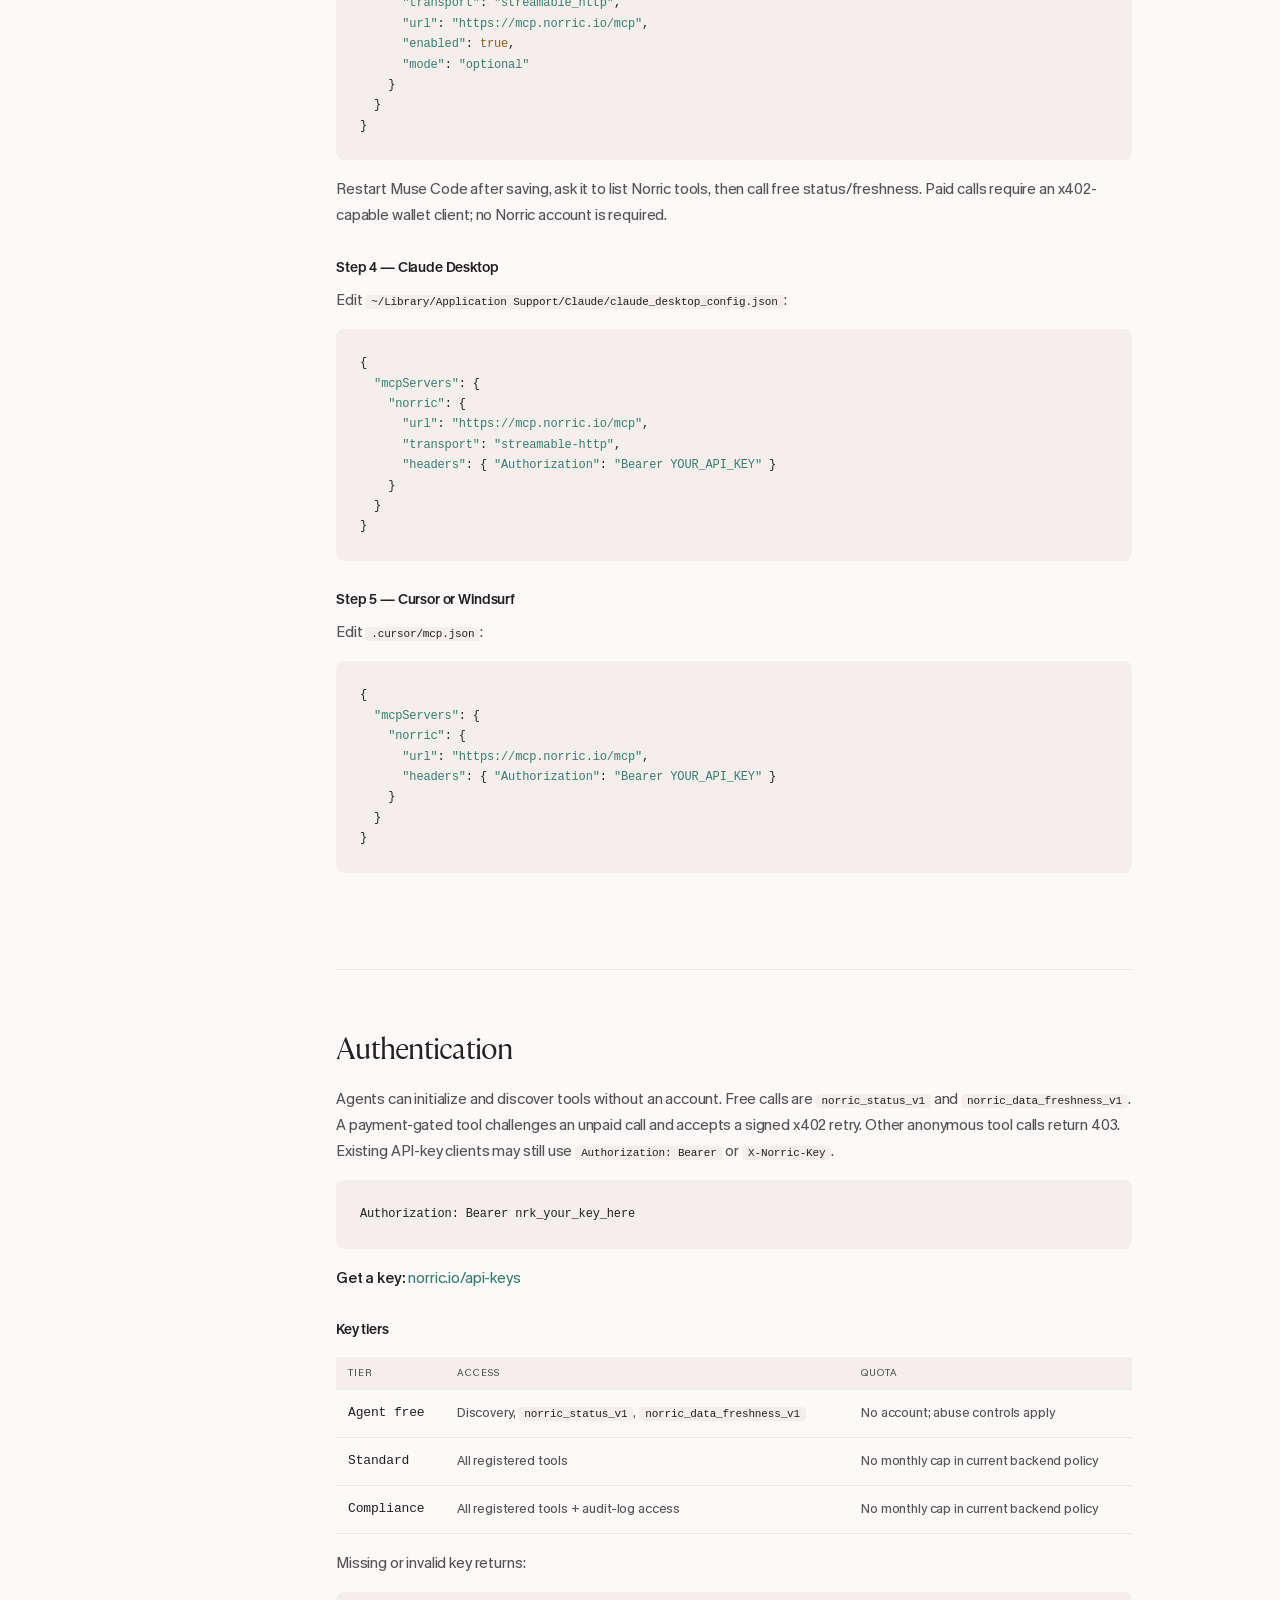
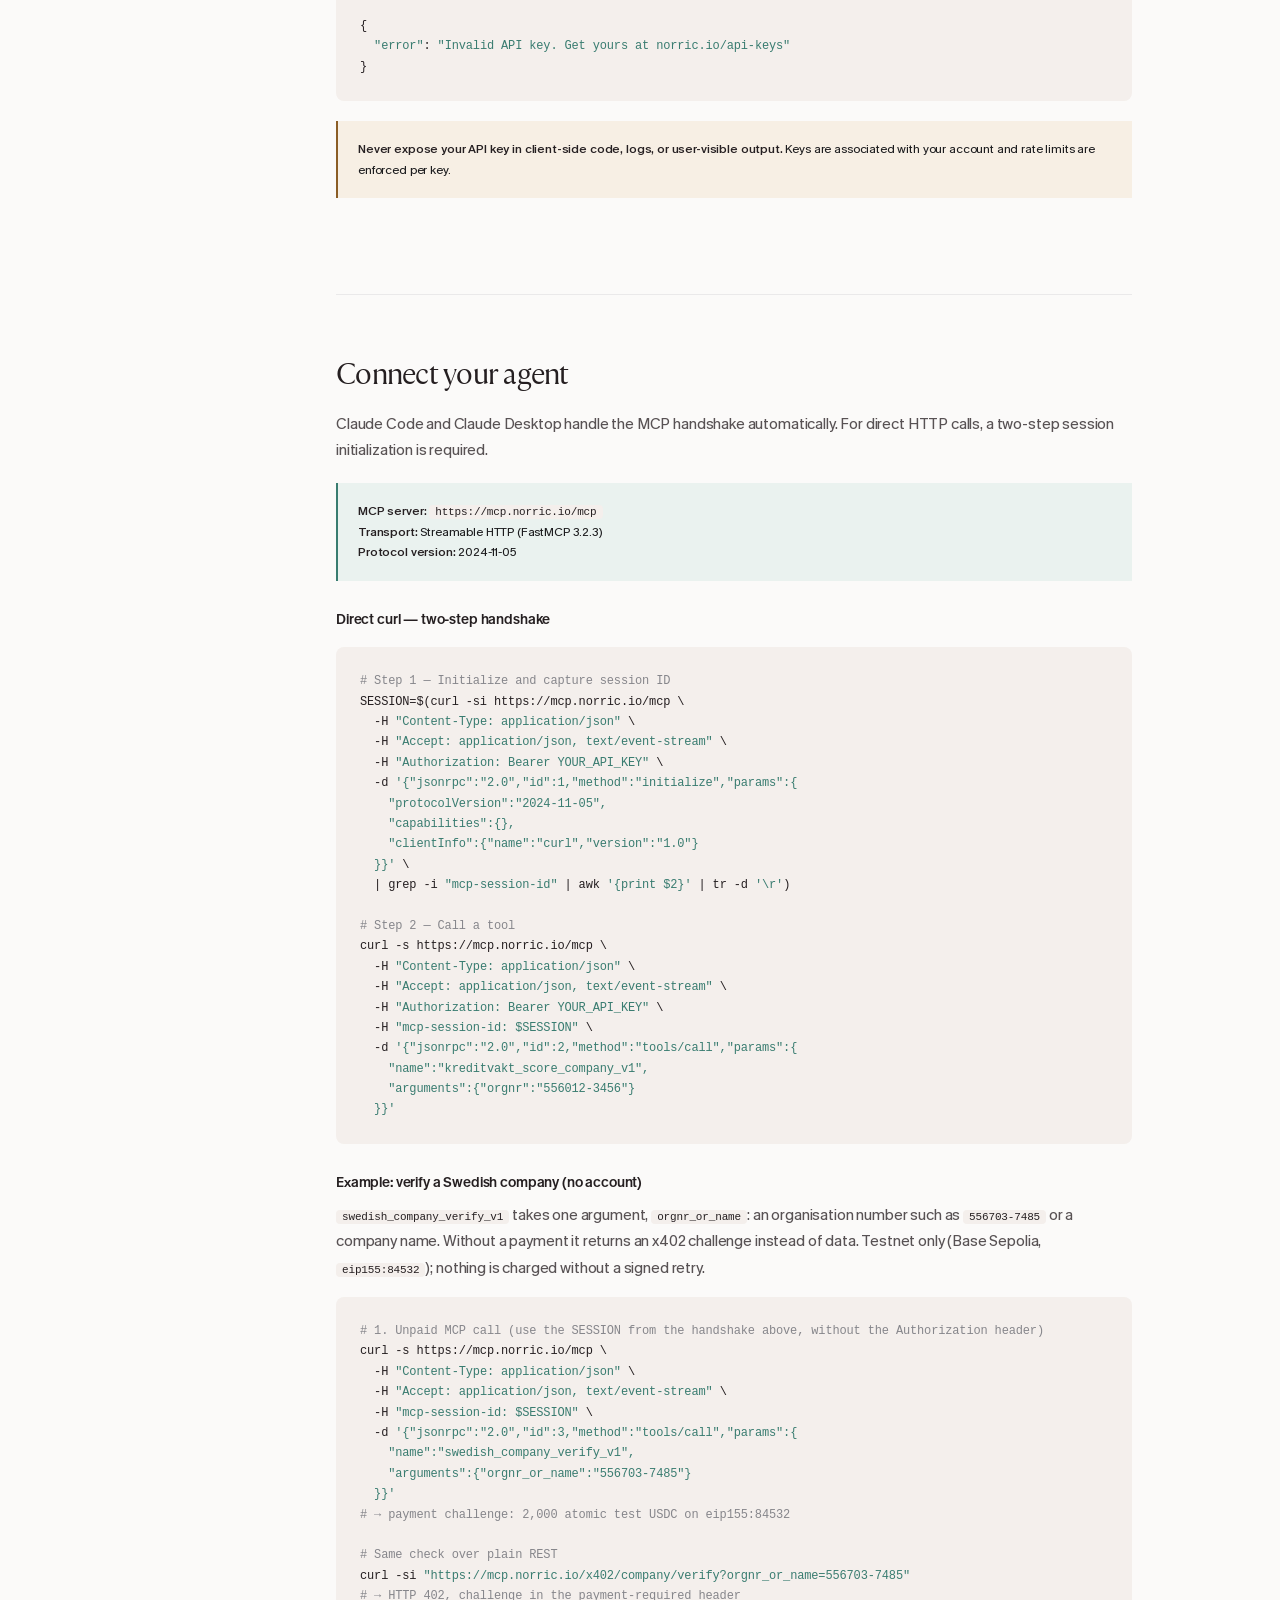
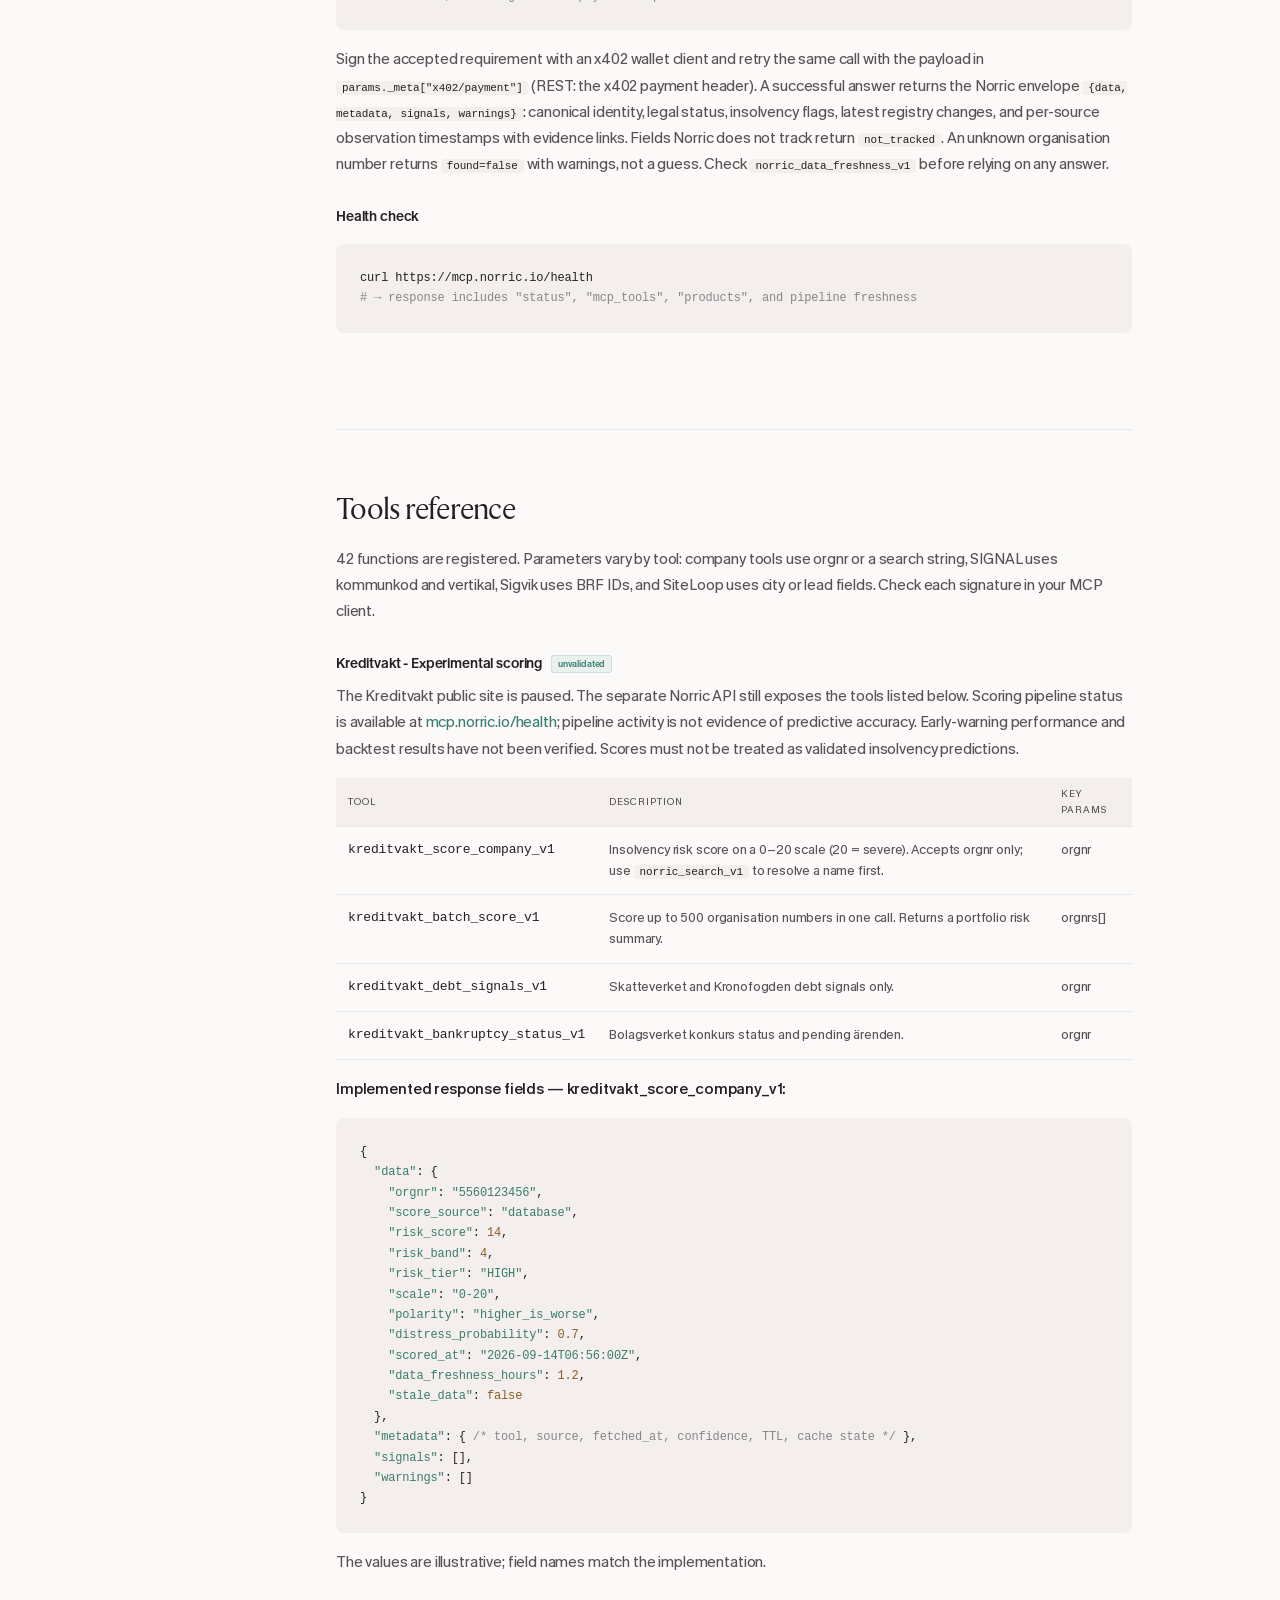
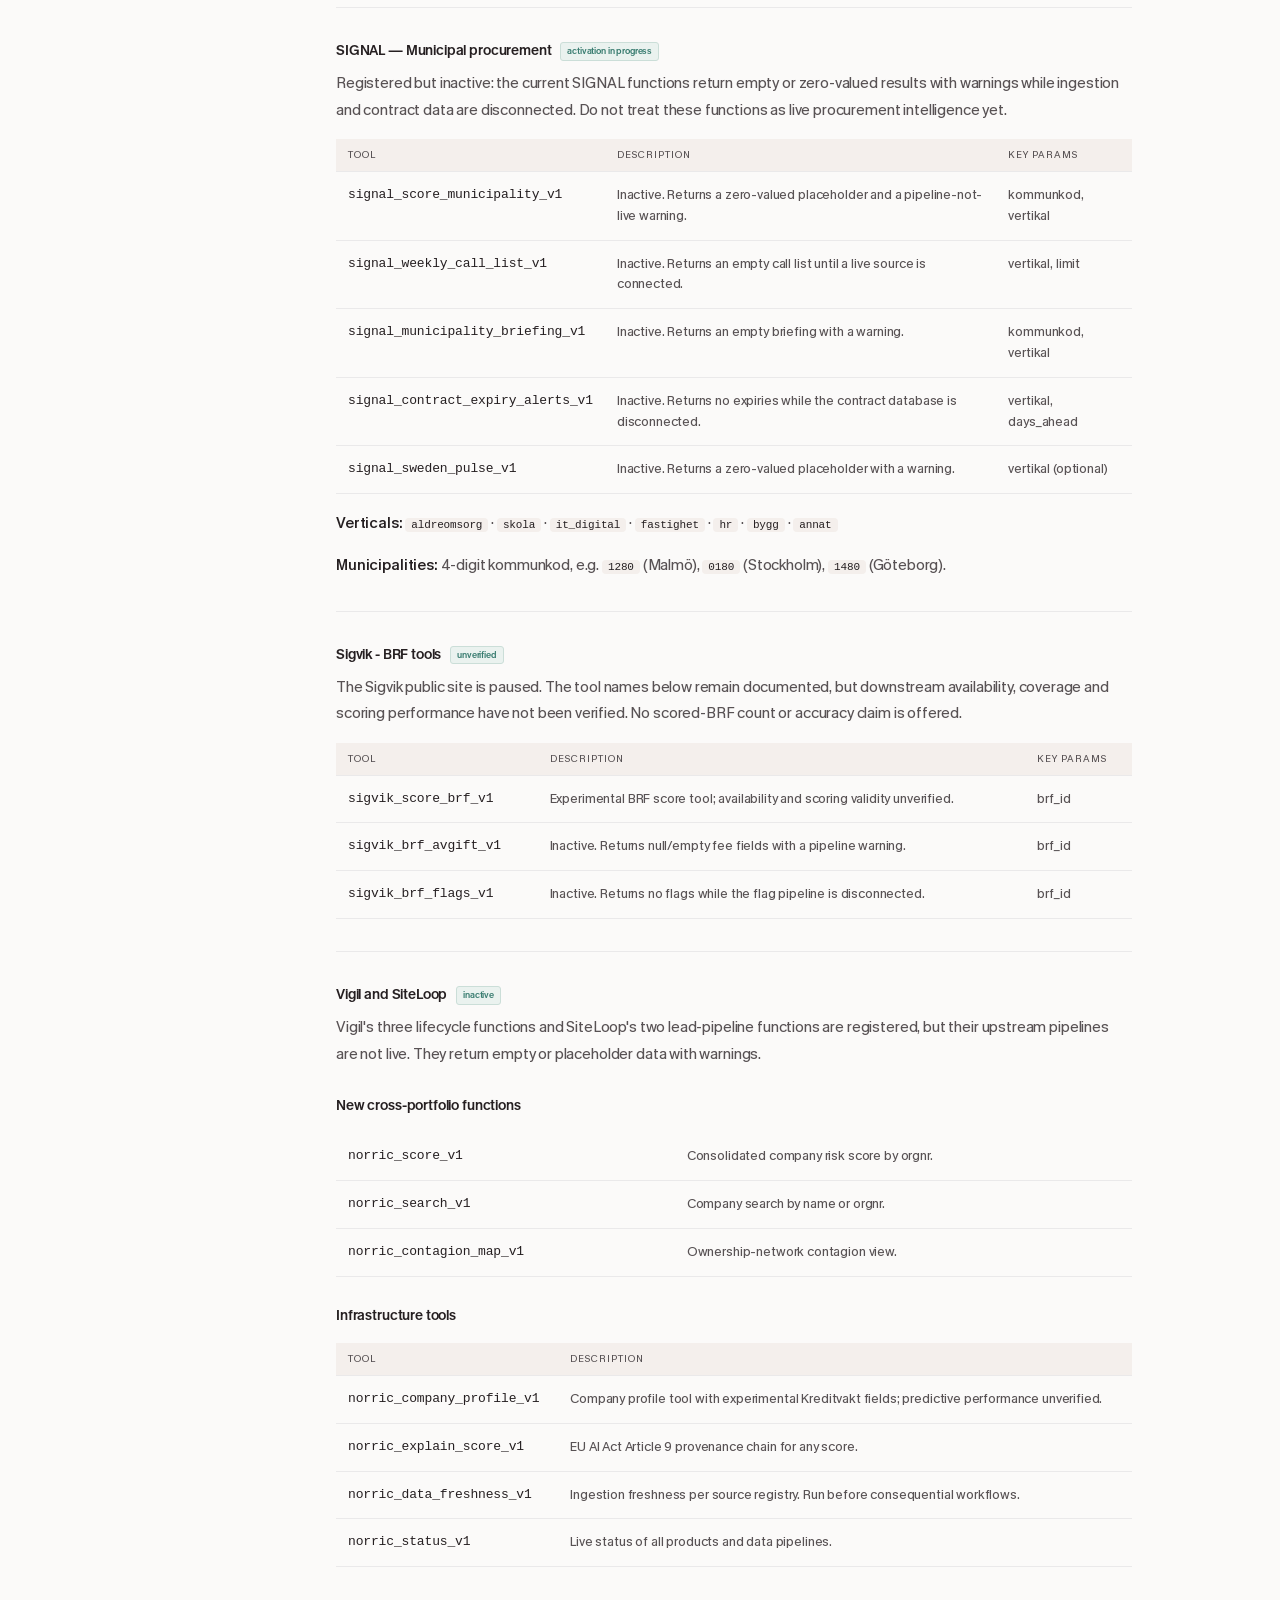
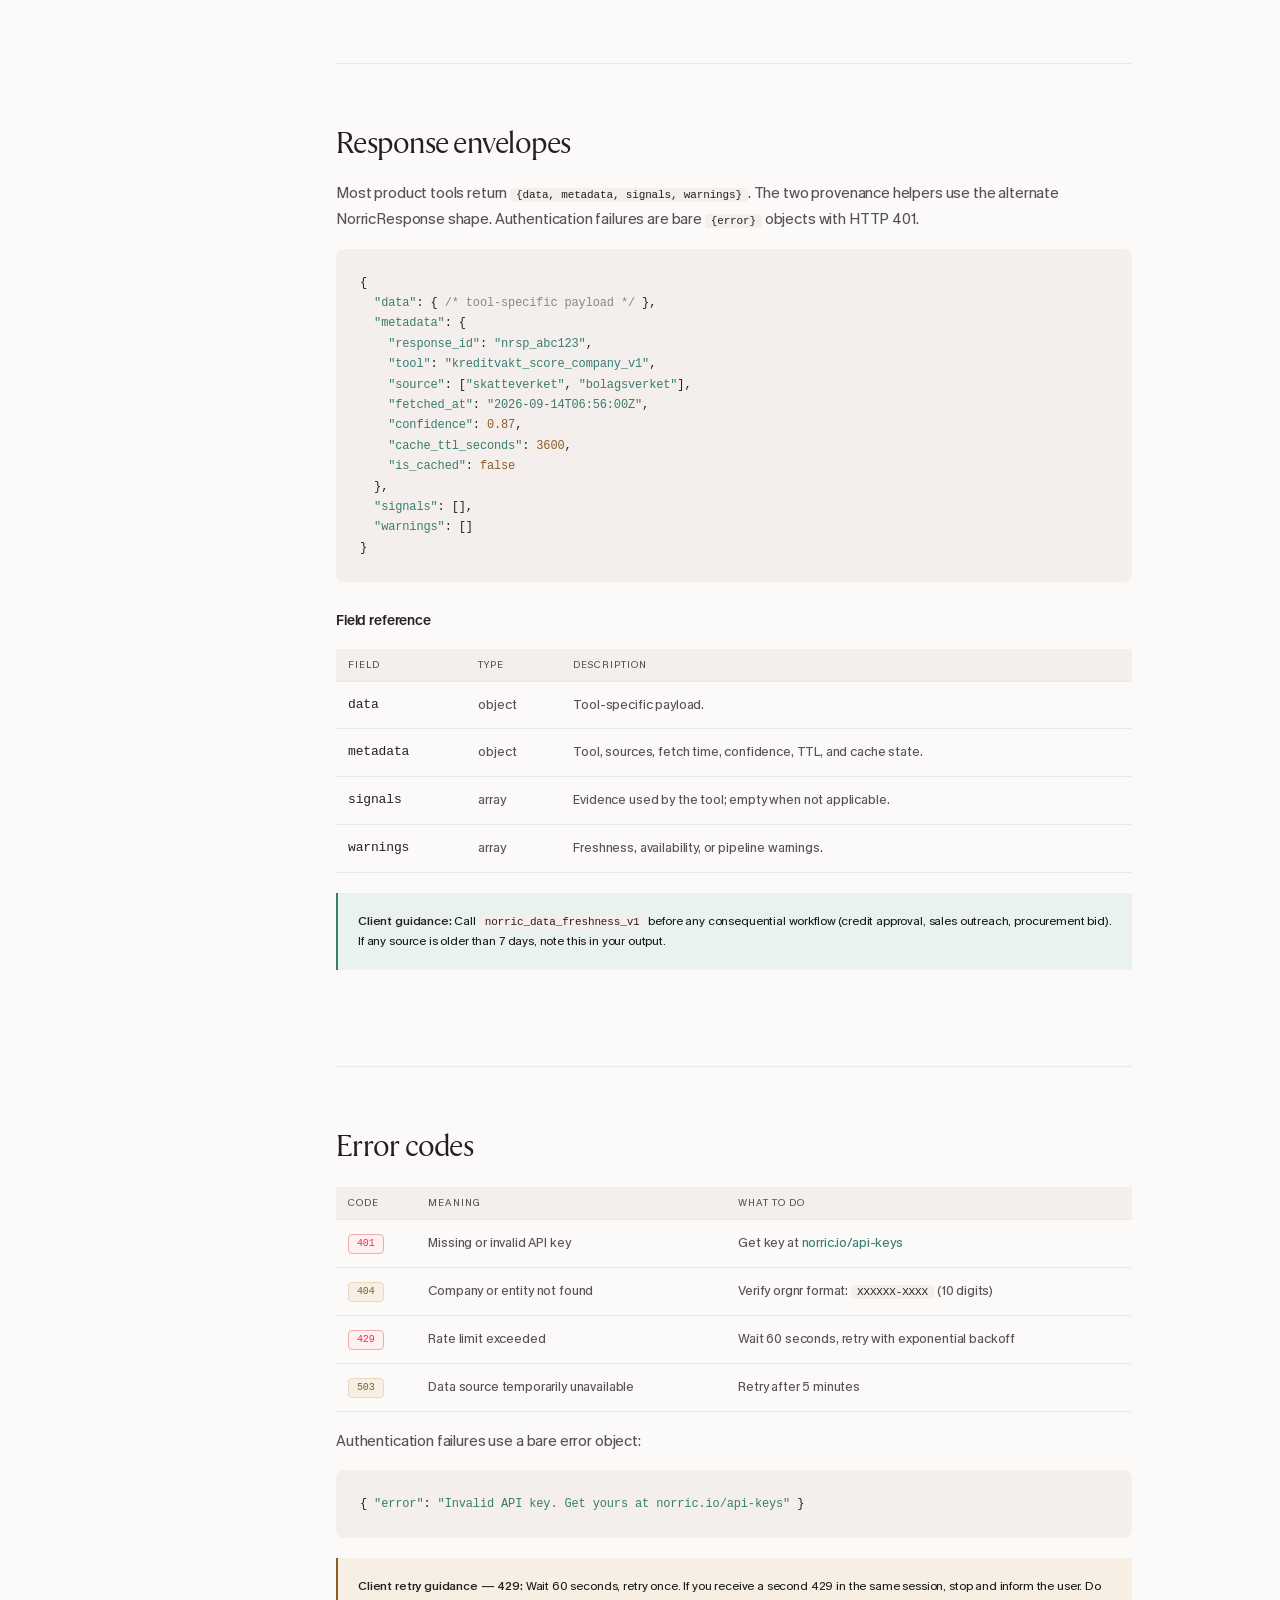
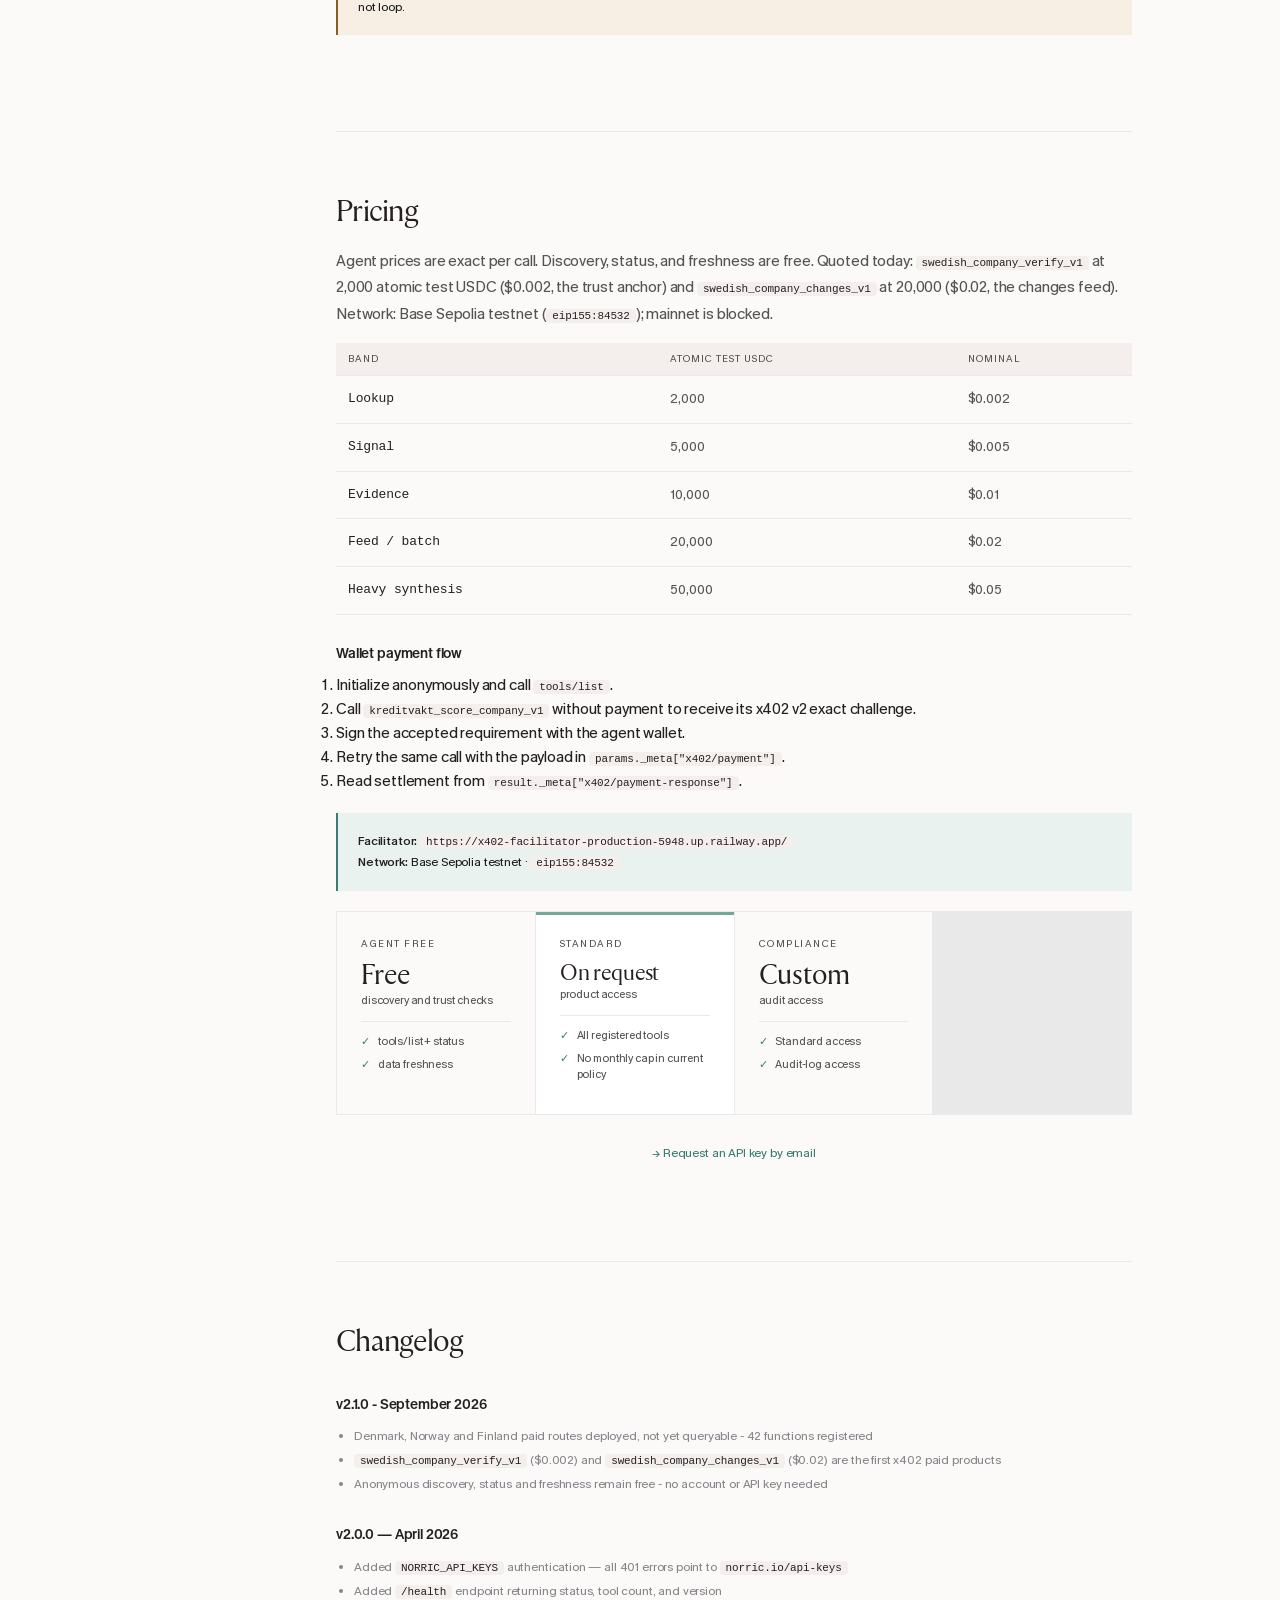
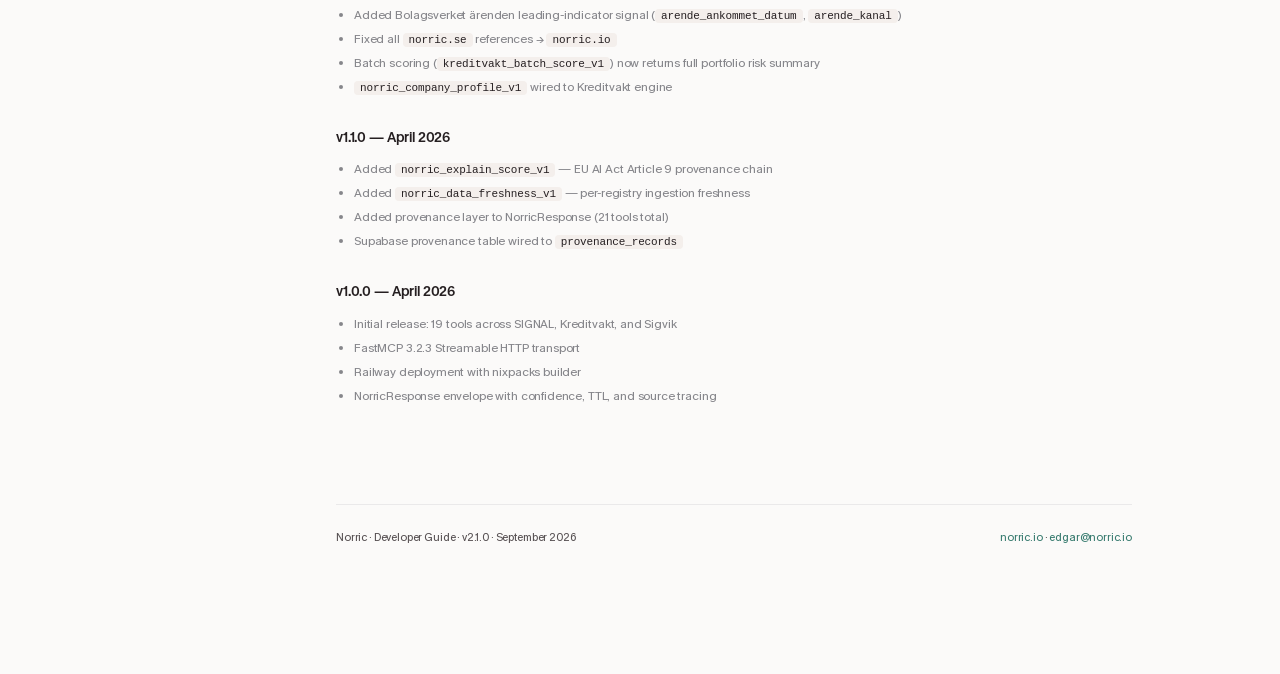
<file: docs.html>
<!DOCTYPE html>
<html lang="en">
<head>
<meta charset="UTF-8">
<meta name="viewport" content="width=device-width, initial-scale=1.0">
<title>Norric Intelligence API — Developer Guide</title>
<meta name="description" content="Developer documentation for the Norric MCP server - 42 registered European register functions with live, partial, and inactive status shown clearly.">
<style>
  :root {
    --bg: #ffffff;
    --s1: #f5f5f7;
    --s2: #ececf0;
    --s3: #e3e3e8;
    --border: #d2d2d7;
    --border2: #e8e8eb;
    --text: #1d1d1f;
    --muted: #86868b;
    --dim: #d2d2d7;
    --green: #248a3d;
    --green-bg: #e9f8ee;
    --green-b: #bbe5c7;
    --blue: #0071e3;
    --blue-bg: #e9f2fe;
    --blue-b: #c3dcfa;
    --amber: #b25000;
    --amber-bg: #fff4e3;
    --amber-b: #f5d9ae;
    --purple: #8944ab;
    --purple-bg: #f7ecfd;
    --purple-b: #e5c9f5;
    --teal: #0071e3;
    --teal-bg: #e9f2fe;
    --teal-b: #c3dcfa;
    --red: #d70015;
    --red-bg: #fdecea;
    --red-b: #f4c7c3;
    --code-bg: #f5f5f7;
    --font: -apple-system, BlinkMacSystemFont, "SF Pro Text", "Inter", "Segoe UI", sans-serif;
    --font-display: -apple-system, BlinkMacSystemFont, "SF Pro Display", "Inter", "Segoe UI", sans-serif;
    --mono: ui-monospace, "SF Mono", SFMono-Regular, Menlo, Consolas, monospace;
  }

  * { margin: 0; padding: 0; box-sizing: border-box; }
  html { scroll-behavior: smooth; }

  body {
    background: var(--bg);
    color: var(--text);
    font-family: var(--font);
    font-size: 15px;
    line-height: 1.7;
    -webkit-font-smoothing: antialiased;
  }

  .layout { display: flex; min-height: 100vh; }

  /* Sidebar */
  .sidebar {
    width: 240px;
    flex-shrink: 0;
    background: var(--s1);
    border-right: 1px solid var(--border);
    position: fixed;
    top: 0; left: 0; bottom: 0;
    overflow-y: auto;
    padding: 24px 0;
  }

  .sidebar-logo {
    padding: 0 20px 20px;
    border-bottom: 1px solid var(--border);
    margin-bottom: 16px;
  }

  .sidebar-logo-name {
    font-family: var(--font-display);
    font-size: 18px;
    margin-bottom: 2px;
  }

  .sidebar-logo-name span { font-style: italic; color: var(--muted); }

  .sidebar-logo-tag {
    font-size: 9px;
    color: var(--muted);
    text-transform: uppercase;
    letter-spacing: 0.15em;
  }

  .sidebar-back {
    display: block;
    padding: 6px 20px;
    font-size: 11px;
    color: var(--muted);
    text-decoration: none;
    margin-bottom: 8px;
  }
  .sidebar-back:hover { color: var(--text); }

  .nav-section {
    padding: 0 20px;
    margin-bottom: 20px;
  }

  .nav-section-label {
    font-size: 9px;
    text-transform: uppercase;
    letter-spacing: 0.2em;
    color: var(--dim);
    margin-bottom: 8px;
    padding-left: 4px;
  }

  .nav-item {
    display: block;
    padding: 5px 8px;
    font-size: 12px;
    color: var(--muted);
    text-decoration: none;
    border-radius: 4px;
    margin-bottom: 1px;
    transition: all 0.1s;
  }
  .nav-item:hover { background: var(--s2); color: var(--text); }
  .nav-item.active { background: var(--blue-bg); color: var(--blue); }

  .nav-sub {
    display: block;
    padding: 4px 8px 4px 18px;
    font-size: 11px;
    color: var(--dim);
    text-decoration: none;
    border-radius: 4px;
    margin-bottom: 1px;
    transition: all 0.1s;
  }
  .nav-sub:hover { color: var(--muted); }

  .version-pill {
    display: inline-block;
    font-size: 9px;
    padding: 1px 6px;
    background: var(--green-bg);
    color: var(--green);
    border: 1px solid var(--green-b);
    border-radius: 3px;
    margin-left: 6px;
    vertical-align: middle;
  }

  /* Main */
  .main {
    margin-left: 240px;
    flex: 1;
    max-width: 860px;
    padding: 48px 60px 120px;
  }

  .section { margin-bottom: 80px; scroll-margin-top: 24px; }

  .section-overline {
    font-size: 10px;
    text-transform: uppercase;
    letter-spacing: 0.2em;
    color: var(--blue);
    margin-bottom: 12px;
  }

  h1 {
    font-family: var(--font-display);
    font-size: 38px;
    font-weight: 600;
    letter-spacing: -0.02em;
    line-height: 1.15;
    margin-bottom: 16px;
  }

  h2 {
    font-family: var(--font-display);
    font-size: 24px;
    font-weight: 600;
    margin-bottom: 12px;
    margin-top: 48px;
    padding-top: 48px;
    border-top: 1px solid var(--border);
  }

  h3 {
    font-size: 13px;
    font-weight: 500;
    color: var(--text);
    margin-bottom: 8px;
    margin-top: 28px;
  }

  p { color: #86868b; margin-bottom: 16px; line-height: 1.75; }

  a { color: var(--blue); text-decoration: none; }
  a:hover { text-decoration: underline; }

  strong { color: var(--text); font-weight: 500; }

  /* Code */
  pre {
    background: var(--code-bg);
    border: 1px solid var(--border);
    padding: 20px 24px;
    overflow-x: auto;
    margin: 16px 0;
    font-size: 12px;
    line-height: 1.6;
  }

  code {
    font-family: var(--mono);
    font-size: 11px;
    background: var(--s2);
    border: 1px solid var(--border);
    padding: 1px 6px;
    color: var(--teal);
  }

  pre code {
    background: none;
    border: none;
    padding: 0;
    color: #1d1d1f;
    font-size: 12px;
  }

  .comment { color: #86868b; }
  .keyword { color: var(--purple); }
  .string  { color: var(--green); }
  .number  { color: var(--amber); }
  .key     { color: var(--blue); }
  .bool    { color: var(--amber); }
  .null    { color: var(--muted); }

  /* Callout */
  .callout {
    border-left: 3px solid;
    padding: 14px 18px;
    margin: 20px 0;
    font-size: 12px;
    line-height: 1.7;
  }
  .callout.info    { border-color: var(--blue);   background: var(--blue-bg);   color: #1d1d1f; }
  .callout.warn    { border-color: var(--amber);  background: var(--amber-bg);  color: #1d1d1f; }
  .callout.success { border-color: var(--green);  background: var(--green-bg);  color: #1d1d1f; }
  .callout.new     { border-color: var(--purple); background: var(--purple-bg); color: #1d1d1f; }

  /* Table */
  table { width: 100%; border-collapse: collapse; margin: 16px 0; font-size: 12px; }
  th {
    text-align: left;
    padding: 8px 12px;
    background: var(--s2);
    color: var(--muted);
    font-size: 10px;
    text-transform: uppercase;
    letter-spacing: 0.1em;
    border-bottom: 1px solid var(--border);
    font-weight: 400;
  }
  td {
    padding: 10px 12px;
    border-bottom: 1px solid var(--border);
    color: #86868b;
    vertical-align: top;
  }
  td:first-child { color: var(--text); font-family: var(--mono); }
  tr:hover td { background: var(--s2); }

  /* Pricing grid */
  .pricing-grid {
    display: grid;
    grid-template-columns: repeat(4, 1fr);
    gap: 10px;
    margin: 20px 0;
  }

  @media (max-width: 900px) {
    .pricing-grid { grid-template-columns: repeat(2, 1fr); }
  }

  .plan-card {
    background: var(--s1);
    border: 1px solid var(--border);
    padding: 20px;
    position: relative;
  }

  .plan-card.featured { border-color: var(--blue-b); background: var(--blue-bg); }

  .plan-name {
    font-size: 10px;
    text-transform: uppercase;
    letter-spacing: 0.15em;
    color: var(--muted);
    margin-bottom: 10px;
  }

  .plan-price {
    font-family: var(--font-display);
    font-size: 28px;
    color: var(--text);
    margin-bottom: 2px;
    line-height: 1;
  }

  .plan-unit { font-size: 11px; color: var(--muted); margin-bottom: 12px; }
  .plan-divider { height: 1px; background: var(--border); margin: 12px 0; }

  .plan-feature {
    display: flex;
    gap: 8px;
    font-size: 11px;
    color: var(--muted);
    margin-bottom: 6px;
    line-height: 1.5;
  }

  .plan-check { color: var(--green); flex-shrink: 0; }

  /* Method pill */
  .method {
    display: inline-block;
    font-size: 9px;
    padding: 2px 7px;
    border-radius: 3px;
    margin-right: 6px;
    vertical-align: middle;
  }
  .post { background: #1a3a1a; color: var(--green); }
  .get  { background: var(--blue-bg); color: var(--blue); }

  /* Error table badge */
  .badge {
    display: inline-block;
    font-size: 10px;
    padding: 1px 8px;
    border-radius: 3px;
    font-weight: 500;
  }
  .badge-red { background: var(--red-bg); color: var(--red); border: 1px solid var(--red-b); }
  .badge-amber { background: var(--amber-bg); color: var(--amber); border: 1px solid var(--amber-b); }

  hr { border: none; border-top: 1px solid var(--border); margin: 32px 0; }

  /* Mobile */
  @media (max-width: 768px) {
    .sidebar { display: none; }
    .main { margin-left: 0; padding: 32px 24px 80px; }
    h1 { font-size: 28px; }
  }
</style>
<link rel="stylesheet" href="/design.css">
</head>
<body>
<div class="layout">

  <!-- SIDEBAR -->
  <nav class="sidebar">
    <div class="sidebar-logo">
      <div class="sidebar-logo-name">Norric</div>
      <div class="sidebar-logo-tag">Developer Guide · v2.1</div>
    </div>

    <a href="/" class="sidebar-back">← Back to norric.io</a>

    <div class="nav-section">
      <div class="nav-section-label">Getting started</div>
      <a href="#quickstart" class="nav-item active">Quick start</a>
      <a href="#authentication" class="nav-item">Authentication</a>
      <a href="#connect" class="nav-item">Connect your agent</a>
    </div>

    <div class="nav-section">
      <div class="nav-section-label">Tools</div>
      <a href="#tools" class="nav-item">Tools reference</a>
      <a href="#tools-kreditvakt" class="nav-sub">Kreditvakt</a>
      <a href="#tools-signal" class="nav-sub">SIGNAL</a>
      <a href="#tools-sigvik" class="nav-sub">Sigvik</a>
      <a href="#tools-infra" class="nav-sub">Infrastructure</a>
    </div>

    <div class="nav-section">
      <div class="nav-section-label">Reference</div>
      <a href="#envelope" class="nav-item">NorricResponse</a>
      <a href="#errors" class="nav-item">Error codes</a>
      <a href="#pricing" class="nav-item">Pricing</a>
      <a href="#changelog" class="nav-item">Changelog</a>
    </div>

    <div class="nav-section">
      <div class="nav-section-label">Access</div>
      <a href="/api-keys" class="nav-item" style="color:var(--green);">Get API key →</a>
    </div>
  </nav>

  <!-- MAIN -->
  <main class="main">

    <!-- OVERVIEW -->
    <div class="section" id="overview">
      <div class="section-overline">Norric Intelligence MCP · v2.1.0</div>
      <h1>European register data<br>for AI agents.</h1>
      <p>42 functions are registered across insolvency risk, municipal procurement, company lifecycle, website leads, and BRF intelligence. Some are live, some partial, and some are inactive until their pipelines are connected. Status is shown per tool below. Sweden is the only queryable country today. Denmark, Norway and Finland have deployed paid routes, but their national data is not queryable yet.</p>

      <div class="callout info">
        <strong>MCP server:</strong> <code>https://mcp.norric.io/mcp</code><br>
        <strong>Transport:</strong> Streamable HTTP · FastMCP 3.2.3 · Protocol 2024-11-05<br>
        <strong>Functions:</strong> 42 registered; availability varies by function and tier<br>
        <strong>Coverage:</strong> Swedish company counts and ingestion times are live at <a href="https://mcp.norric.io/health">mcp.norric.io/health</a> and via <code>norric_status_v1</code> (both read the same pipeline run history) · Denmark, Norway and Finland: routes deployed, not queryable · Estonia and France: code-complete behind the same payment gates
      </div>

      <div class="callout success">
        <strong>Agent-first access:</strong> discovery, <code>tools/list</code>, <code>norric_status_v1</code>, and <code>norric_data_freshness_v1</code> are free without an API key. Paid tools quote exact test USDC through x402. Base Sepolia testnet only; mainnet is blocked.
      </div>
    </div>

    <!-- 1. QUICK START -->
    <div class="section" id="quickstart">
      <h2>Quick start</h2>
      <p>Connect to the Norric MCP server in under 60 seconds.</p>

      <h3>Step 1 — Discover without an account</h3>
      <p>Connect directly to <code>https://mcp.norric.io/mcp</code>. Initialize, keep the returned <code>mcp-session-id</code>, then call <code>tools/list</code>. No API key is needed for discovery, status, freshness, or an x402-gated call.</p>

      <h3>Step 2 — Claude Code (recommended)</h3>
      <pre><code>claude mcp add norric https://mcp.norric.io/mcp \
  --header <span class="string">"Authorization: Bearer YOUR_API_KEY"</span></code></pre>

      <p>Then use any tool directly in Claude Code:</p>
      <pre><code><span class="comment"># Score a Swedish company for insolvency risk</span>
mcp__norric__kreditvakt_score_company_v1(orgnr=<span class="string">"556012-3456"</span>)

<span class="comment"># Get this week's procurement call list</span>
mcp__norric__signal_weekly_call_list_v1(vertikal=<span class="string">"aldreomsorg"</span>, limit=<span class="number">10</span>)

<span class="comment"># Check pipeline freshness before acting</span>
mcp__norric__norric_data_freshness_v1()</code></pre>

      <h3>Step 3 — Muse Code</h3>
      <p>Add Norric to your Muse Code settings file under <code>mcp_servers</code>. The server is optional so a temporary Norric outage does not stop the whole Muse run.</p>
      <pre><code>{
  <span class="key">"mcp_servers"</span>: {
    <span class="key">"norric"</span>: {
      <span class="key">"transport"</span>: <span class="string">"streamable_http"</span>,
      <span class="key">"url"</span>: <span class="string">"https://mcp.norric.io/mcp"</span>,
      <span class="key">"enabled"</span>: <span class="number">true</span>,
      <span class="key">"mode"</span>: <span class="string">"optional"</span>
    }
  }
}</code></pre>
      <p>Restart Muse Code after saving, ask it to list Norric tools, then call free status/freshness. Paid calls require an x402-capable wallet client; no Norric account is required.</p>

      <h3>Step 4 — Claude Desktop</h3>
      <p>Edit <code>~/Library/Application Support/Claude/claude_desktop_config.json</code>:</p>
      <pre><code>{
  <span class="key">"mcpServers"</span>: {
    <span class="key">"norric"</span>: {
      <span class="key">"url"</span>: <span class="string">"https://mcp.norric.io/mcp"</span>,
      <span class="key">"transport"</span>: <span class="string">"streamable-http"</span>,
      <span class="key">"headers"</span>: { <span class="key">"Authorization"</span>: <span class="string">"Bearer YOUR_API_KEY"</span> }
    }
  }
}</code></pre>

      <h3>Step 5 — Cursor or Windsurf</h3>
      <p>Edit <code>.cursor/mcp.json</code>:</p>
      <pre><code>{
  <span class="key">"mcpServers"</span>: {
    <span class="key">"norric"</span>: {
      <span class="key">"url"</span>: <span class="string">"https://mcp.norric.io/mcp"</span>,
      <span class="key">"headers"</span>: { <span class="key">"Authorization"</span>: <span class="string">"Bearer YOUR_API_KEY"</span> }
    }
  }
}</code></pre>
    </div>

    <!-- 2. AUTHENTICATION -->
    <div class="section" id="authentication">
      <h2>Authentication</h2>
      <p>Agents can initialize and discover tools without an account. Free calls are <code>norric_status_v1</code> and <code>norric_data_freshness_v1</code>. A payment-gated tool challenges an unpaid call and accepts a signed x402 retry. Other anonymous tool calls return 403. Existing API-key clients may still use <code>Authorization: Bearer</code> or <code>X-Norric-Key</code>.</p>

      <pre><code>Authorization: Bearer nrk_your_key_here</code></pre>

      <p><strong>Get a key:</strong> <a href="/api-keys">norric.io/api-keys</a></p>

      <h3>Key tiers</h3>
      <table><thead><tr><th>Tier</th><th>Access</th><th>Quota</th></tr></thead><tbody>
        <tr><td>Agent free</td><td>Discovery, <code>norric_status_v1</code>, <code>norric_data_freshness_v1</code></td><td>No account; abuse controls apply</td></tr>
        <tr><td>Standard</td><td>All registered tools</td><td>No monthly cap in current backend policy</td></tr>
        <tr><td>Compliance</td><td>All registered tools + audit-log access</td><td>No monthly cap in current backend policy</td></tr>
      </tbody></table>

      <p>Missing or invalid key returns:</p>
      <pre><code>{
  <span class="key">"error"</span>: <span class="string">"Invalid API key. Get yours at norric.io/api-keys"</span>
}</code></pre>

      <div class="callout warn">
        <strong>Never expose your API key in client-side code, logs, or user-visible output.</strong>
        Keys are associated with your account and rate limits are enforced per key.
      </div>
    </div>

    <!-- 3. CONNECT YOUR AGENT -->
    <div class="section" id="connect">
      <h2>Connect your agent</h2>
      <p>Claude Code and Claude Desktop handle the MCP handshake automatically. For direct HTTP calls, a two-step session initialization is required.</p>

      <div class="callout info">
        <strong>MCP server:</strong> <code>https://mcp.norric.io/mcp</code><br>
        <strong>Transport:</strong> Streamable HTTP (FastMCP 3.2.3)<br>
        <strong>Protocol version:</strong> 2024-11-05
      </div>

      <h3>Direct curl — two-step handshake</h3>
      <pre><code><span class="comment"># Step 1 — Initialize and capture session ID</span>
SESSION=$(curl -si https://mcp.norric.io/mcp \
  -H <span class="string">"Content-Type: application/json"</span> \
  -H <span class="string">"Accept: application/json, text/event-stream"</span> \
  -H <span class="string">"Authorization: Bearer YOUR_API_KEY"</span> \
  -d <span class="string">'{"jsonrpc":"2.0","id":1,"method":"initialize","params":{
    "protocolVersion":"2024-11-05",
    "capabilities":{},
    "clientInfo":{"name":"curl","version":"1.0"}
  }}'</span> \
  | grep -i <span class="string">"mcp-session-id"</span> | awk <span class="string">'{print $2}'</span> | tr -d <span class="string">'\r'</span>)

<span class="comment"># Step 2 — Call a tool</span>
curl -s https://mcp.norric.io/mcp \
  -H <span class="string">"Content-Type: application/json"</span> \
  -H <span class="string">"Accept: application/json, text/event-stream"</span> \
  -H <span class="string">"Authorization: Bearer YOUR_API_KEY"</span> \
  -H <span class="string">"mcp-session-id: $SESSION"</span> \
  -d <span class="string">'{"jsonrpc":"2.0","id":2,"method":"tools/call","params":{
    "name":"kreditvakt_score_company_v1",
    "arguments":{"orgnr":"556012-3456"}
  }}'</span></code></pre>

      <h3>Example: verify a Swedish company (no account)</h3>
      <p><code>swedish_company_verify_v1</code> takes one argument, <code>orgnr_or_name</code>: an organisation number such as <code>556703-7485</code> or a company name. Without a payment it returns an x402 challenge instead of data. Testnet only (Base Sepolia, <code>eip155:84532</code>); nothing is charged without a signed retry.</p>
      <pre><code><span class="comment"># 1. Unpaid MCP call (use the SESSION from the handshake above, without the Authorization header)</span>
curl -s https://mcp.norric.io/mcp \
  -H <span class="string">"Content-Type: application/json"</span> \
  -H <span class="string">"Accept: application/json, text/event-stream"</span> \
  -H <span class="string">"mcp-session-id: $SESSION"</span> \
  -d <span class="string">'{"jsonrpc":"2.0","id":3,"method":"tools/call","params":{
    "name":"swedish_company_verify_v1",
    "arguments":{"orgnr_or_name":"556703-7485"}
  }}'</span>
<span class="comment"># → payment challenge: 2,000 atomic test USDC on eip155:84532</span>

<span class="comment"># Same check over plain REST</span>
curl -si <span class="string">"https://mcp.norric.io/x402/company/verify?orgnr_or_name=556703-7485"</span>
<span class="comment"># → HTTP 402, challenge in the payment-required header</span></code></pre>
      <p>Sign the accepted requirement with an x402 wallet client and retry the same call with the payload in <code>params._meta["x402/payment"]</code> (REST: the x402 payment header). A successful answer returns the Norric envelope <code>{data, metadata, signals, warnings}</code>: canonical identity, legal status, insolvency flags, latest registry changes, and per-source observation timestamps with evidence links. Fields Norric does not track return <code>not_tracked</code>. An unknown organisation number returns <code>found=false</code> with warnings, not a guess. Check <code>norric_data_freshness_v1</code> before relying on any answer.</p>

      <h3>Health check</h3>
      <pre><code>curl https://mcp.norric.io/health
<span class="comment"># → response includes "status", "mcp_tools", "products", and pipeline freshness</span></code></pre>
    </div>

    <!-- 4. TOOLS REFERENCE -->
    <div class="section" id="tools">
      <h2>Tools reference</h2>
      <p>42 functions are registered. Parameters vary by tool: company tools use orgnr or a search string, SIGNAL uses kommunkod and vertikal, Sigvik uses BRF IDs, and SiteLoop uses city or lead fields. Check each signature in your MCP client.</p>

      <h3 id="tools-kreditvakt" style="scroll-margin-top:24px;">Kreditvakt - Experimental scoring <span class="version-pill">unvalidated</span></h3>
      <p>The Kreditvakt public site is paused. The separate Norric API still exposes the tools listed below. Scoring pipeline status is available at <a href="https://mcp.norric.io/health">mcp.norric.io/health</a>; pipeline activity is not evidence of predictive accuracy. Early-warning performance and backtest results have not been verified. Scores must not be treated as validated insolvency predictions.</p>

      <table>
        <thead>
          <tr><th>Tool</th><th>Description</th><th>Key params</th></tr>
        </thead>
        <tbody>
          <tr>
            <td>kreditvakt_score_company_v1</td>
            <td>Insolvency risk score on a 0–20 scale (20 = severe). Accepts orgnr only; use <code>norric_search_v1</code> to resolve a name first.</td>
            <td>orgnr</td>
          </tr>
          <tr>
            <td>kreditvakt_batch_score_v1</td>
            <td>Score up to 500 organisation numbers in one call. Returns a portfolio risk summary.</td>
            <td>orgnrs[]</td>
          </tr>
          <tr>
            <td>kreditvakt_debt_signals_v1</td>
            <td>Skatteverket and Kronofogden debt signals only.</td>
            <td>orgnr</td>
          </tr>
          <tr>
            <td>kreditvakt_bankruptcy_status_v1</td>
            <td>Bolagsverket konkurs status and pending ärenden.</td>
            <td>orgnr</td>
          </tr>
        </tbody>
      </table>

      <p><strong>Implemented response fields — kreditvakt_score_company_v1:</strong></p>
      <pre><code>{
  <span class="key">"data"</span>: {
    <span class="key">"orgnr"</span>: <span class="string">"5560123456"</span>,
    <span class="key">"score_source"</span>: <span class="string">"database"</span>,
    <span class="key">"risk_score"</span>: <span class="number">14</span>,
    <span class="key">"risk_band"</span>: <span class="number">4</span>,
    <span class="key">"risk_tier"</span>: <span class="string">"HIGH"</span>,
    <span class="key">"scale"</span>: <span class="string">"0-20"</span>,
    <span class="key">"polarity"</span>: <span class="string">"higher_is_worse"</span>,
    <span class="key">"distress_probability"</span>: <span class="number">0.7</span>,
    <span class="key">"scored_at"</span>: <span class="string">"2026-09-14T06:56:00Z"</span>,
    <span class="key">"data_freshness_hours"</span>: <span class="number">1.2</span>,
    <span class="key">"stale_data"</span>: <span class="bool">false</span>
  },
  <span class="key">"metadata"</span>: { <span class="comment">/* tool, source, fetched_at, confidence, TTL, cache state */</span> },
  <span class="key">"signals"</span>: [],
  <span class="key">"warnings"</span>: []
}</code></pre>
      <p>The values are illustrative; field names match the implementation.</p>

      <hr>

      <h3 id="tools-signal" style="scroll-margin-top:24px;">SIGNAL — Municipal procurement <span class="version-pill">activation in progress</span></h3>
      <p>Registered but inactive: the current SIGNAL functions return empty or zero-valued results with warnings while ingestion and contract data are disconnected. Do not treat these functions as live procurement intelligence yet.</p>

      <table>
        <thead>
          <tr><th>Tool</th><th>Description</th><th>Key params</th></tr>
        </thead>
        <tbody>
          <tr>
            <td>signal_score_municipality_v1</td>
            <td>Inactive. Returns a zero-valued placeholder and a pipeline-not-live warning.</td>
            <td>kommunkod, vertikal</td>
          </tr>
          <tr>
            <td>signal_weekly_call_list_v1</td>
            <td>Inactive. Returns an empty call list until a live source is connected.</td>
            <td>vertikal, limit</td>
          </tr>
          <tr>
            <td>signal_municipality_briefing_v1</td>
            <td>Inactive. Returns an empty briefing with a warning.</td>
            <td>kommunkod, vertikal</td>
          </tr>
          <tr>
            <td>signal_contract_expiry_alerts_v1</td>
            <td>Inactive. Returns no expiries while the contract database is disconnected.</td>
            <td>vertikal, days_ahead</td>
          </tr>
          <tr>
            <td>signal_sweden_pulse_v1</td>
            <td>Inactive. Returns a zero-valued placeholder with a warning.</td>
            <td>vertikal (optional)</td>
          </tr>
        </tbody>
      </table>

      <p><strong>Verticals:</strong> <code>aldreomsorg</code> · <code>skola</code> · <code>it_digital</code> · <code>fastighet</code> · <code>hr</code> · <code>bygg</code> · <code>annat</code></p>
      <p><strong>Municipalities:</strong> 4-digit kommunkod, e.g. <code>1280</code> (Malmö), <code>0180</code> (Stockholm), <code>1480</code> (Göteborg).</p>

      <hr>

      <h3 id="tools-sigvik" style="scroll-margin-top:24px;">Sigvik - BRF tools <span class="version-pill">unverified</span></h3>
      <p>The Sigvik public site is paused. The tool names below remain documented, but downstream availability, coverage and scoring performance have not been verified. No scored-BRF count or accuracy claim is offered.</p>

      <table>
        <thead>
          <tr><th>Tool</th><th>Description</th><th>Key params</th></tr>
        </thead>
        <tbody>
          <tr>
            <td>sigvik_score_brf_v1</td>
            <td>Experimental BRF score tool; availability and scoring validity unverified.</td>
            <td>brf_id</td>
          </tr>
          <tr>
            <td>sigvik_brf_avgift_v1</td>
            <td>Inactive. Returns null/empty fee fields with a pipeline warning.</td>
            <td>brf_id</td>
          </tr>
          <tr>
            <td>sigvik_brf_flags_v1</td>
            <td>Inactive. Returns no flags while the flag pipeline is disconnected.</td>
            <td>brf_id</td>
          </tr>
        </tbody>
      </table>

      <hr>

      <h3>Vigil and SiteLoop <span class="version-pill">inactive</span></h3>
      <p>Vigil's three lifecycle functions and SiteLoop's two lead-pipeline functions are registered, but their upstream pipelines are not live. They return empty or placeholder data with warnings.</p>
      <h3>New cross-portfolio functions</h3>
      <table><tbody><tr><td>norric_score_v1</td><td>Consolidated company risk score by orgnr.</td></tr><tr><td>norric_search_v1</td><td>Company search by name or orgnr.</td></tr><tr><td>norric_contagion_map_v1</td><td>Ownership-network contagion view.</td></tr></tbody></table>

      <h3 id="tools-infra" style="scroll-margin-top:24px;">Infrastructure tools</h3>

      <table>
        <thead>
          <tr><th>Tool</th><th>Description</th></tr>
        </thead>
        <tbody>
          <tr>
            <td>norric_company_profile_v1</td>
            <td>Company profile tool with experimental Kreditvakt fields; predictive performance unverified.</td>
          </tr>
          <tr>
            <td>norric_explain_score_v1</td>
            <td>EU AI Act Article 9 provenance chain for any score.</td>
          </tr>
          <tr>
            <td>norric_data_freshness_v1</td>
            <td>Ingestion freshness per source registry. Run before consequential workflows.</td>
          </tr>
          <tr>
            <td>norric_status_v1</td>
            <td>Live status of all products and data pipelines.</td>
          </tr>
        </tbody>
      </table>
    </div>

    <!-- 5. NORRICRESPONSE ENVELOPE -->
    <div class="section" id="envelope">
      <h2>Response envelopes</h2>
      <p>Most product tools return <code>{data, metadata, signals, warnings}</code>. The two provenance helpers use the alternate NorricResponse shape. Authentication failures are bare <code>{error}</code> objects with HTTP 401.</p>

      <pre><code>{
  <span class="key">"data"</span>: { <span class="comment">/* tool-specific payload */</span> },
  <span class="key">"metadata"</span>: {
    <span class="key">"response_id"</span>: <span class="string">"nrsp_abc123"</span>,
    <span class="key">"tool"</span>: <span class="string">"kreditvakt_score_company_v1"</span>,
    <span class="key">"source"</span>: [<span class="string">"skatteverket"</span>, <span class="string">"bolagsverket"</span>],
    <span class="key">"fetched_at"</span>: <span class="string">"2026-09-14T06:56:00Z"</span>,
    <span class="key">"confidence"</span>: <span class="number">0.87</span>,
    <span class="key">"cache_ttl_seconds"</span>: <span class="number">3600</span>,
    <span class="key">"is_cached"</span>: <span class="bool">false</span>
  },
  <span class="key">"signals"</span>: [],
  <span class="key">"warnings"</span>: []
}</code></pre>
      <h3>Field reference</h3>
      <table><thead><tr><th>Field</th><th>Type</th><th>Description</th></tr></thead><tbody>
        <tr><td>data</td><td>object</td><td>Tool-specific payload.</td></tr>
        <tr><td>metadata</td><td>object</td><td>Tool, sources, fetch time, confidence, TTL, and cache state.</td></tr>
        <tr><td>signals</td><td>array</td><td>Evidence used by the tool; empty when not applicable.</td></tr>
        <tr><td>warnings</td><td>array</td><td>Freshness, availability, or pipeline warnings.</td></tr>
      </tbody></table>

      <div class="callout info">
        <strong>Client guidance:</strong> Call <code>norric_data_freshness_v1</code> before any consequential workflow (credit approval, sales outreach, procurement bid). If any source is older than 7 days, note this in your output.
      </div>
    </div>

    <!-- 6. ERROR CODES -->
    <div class="section" id="errors">
      <h2>Error codes</h2>

      <table>
        <thead>
          <tr><th>Code</th><th>Meaning</th><th>What to do</th></tr>
        </thead>
        <tbody>
          <tr>
            <td><span class="badge badge-red">401</span></td>
            <td>Missing or invalid API key</td>
            <td>Get key at <a href="/api-keys">norric.io/api-keys</a></td>
          </tr>
          <tr>
            <td><span class="badge badge-amber">404</span></td>
            <td>Company or entity not found</td>
            <td>Verify orgnr format: <code>XXXXXX-XXXX</code> (10 digits)</td>
          </tr>
          <tr>
            <td><span class="badge badge-red">429</span></td>
            <td>Rate limit exceeded</td>
            <td>Wait 60 seconds, retry with exponential backoff</td>
          </tr>
          <tr>
            <td><span class="badge badge-amber">503</span></td>
            <td>Data source temporarily unavailable</td>
            <td>Retry after 5 minutes</td>
          </tr>
        </tbody>
      </table>

      <p>Authentication failures use a bare error object:</p>
      <pre><code>{ <span class="key">"error"</span>: <span class="string">"Invalid API key. Get yours at norric.io/api-keys"</span> }</code></pre>

      <div class="callout warn">
        <strong>Client retry guidance — 429:</strong> Wait 60 seconds, retry once.
        If you receive a second 429 in the same session, stop and inform the user. Do not loop.
      </div>
    </div>

    <!-- 7. PRICING -->
    <div class="section" id="pricing">
      <h2>Pricing</h2>
      <p>Agent prices are exact per call. Discovery, status, and freshness are free. Quoted today: <code>swedish_company_verify_v1</code> at 2,000 atomic test USDC ($0.002, the trust anchor) and <code>swedish_company_changes_v1</code> at 20,000 ($0.02, the changes feed). Network: Base Sepolia testnet (<code>eip155:84532</code>); mainnet is blocked.</p>
      <table><thead><tr><th>Band</th><th>Atomic test USDC</th><th>Nominal</th></tr></thead><tbody><tr><td>Lookup</td><td>2,000</td><td>$0.002</td></tr><tr><td>Signal</td><td>5,000</td><td>$0.005</td></tr><tr><td>Evidence</td><td>10,000</td><td>$0.01</td></tr><tr><td>Feed / batch</td><td>20,000</td><td>$0.02</td></tr><tr><td>Heavy synthesis</td><td>50,000</td><td>$0.05</td></tr></tbody></table>
      <h3>Wallet payment flow</h3><ol><li>Initialize anonymously and call <code>tools/list</code>.</li><li>Call <code>kreditvakt_score_company_v1</code> without payment to receive its x402 v2 exact challenge.</li><li>Sign the accepted requirement with the agent wallet.</li><li>Retry the same call with the payload in <code>params._meta["x402/payment"]</code>.</li><li>Read settlement from <code>result._meta["x402/payment-response"]</code>.</li></ol><div class="callout info"><strong>Facilitator:</strong> <code>https://x402-facilitator-production-5948.up.railway.app/</code><br><strong>Network:</strong> Base Sepolia testnet · <code>eip155:84532</code></div>

      <div class="pricing-grid">
        <div class="plan-card"><div class="plan-name">Agent free</div><div class="plan-price">Free</div><div class="plan-unit">discovery and trust checks</div><div class="plan-divider"></div><div class="plan-feature"><span class="plan-check">✓</span> tools/list + status</div><div class="plan-feature"><span class="plan-check">✓</span> data freshness</div></div>
        <div class="plan-card featured"><div class="plan-name">Standard</div><div class="plan-price" style="font-size:22px;">On request</div><div class="plan-unit">product access</div><div class="plan-divider"></div><div class="plan-feature"><span class="plan-check">✓</span> All registered tools</div><div class="plan-feature"><span class="plan-check">✓</span> No monthly cap in current policy</div></div>
        <div class="plan-card"><div class="plan-name">Compliance</div><div class="plan-price">Custom</div><div class="plan-unit">audit access</div><div class="plan-divider"></div><div class="plan-feature"><span class="plan-check">✓</span> Standard access</div><div class="plan-feature"><span class="plan-check">✓</span> Audit-log access</div></div>
      </div>

      <p style="text-align:center;margin-top:24px;">
        <a href="/api-keys" style="color:var(--green);font-size:12px;">→ Request an API key by email</a>
      </p>
    </div>

    <!-- 8. CHANGELOG -->
    <div class="section" id="changelog">
      <h2>Changelog</h2>

      <h3>v2.1.0 - September 2026</h3>
      <ul style="color:#86868b;font-size:12px;line-height:2;padding-left:18px;">
        <li>Denmark, Norway and Finland paid routes deployed, not yet queryable - 42 functions registered</li>
        <li><code>swedish_company_verify_v1</code> ($0.002) and <code>swedish_company_changes_v1</code> ($0.02) are the first x402 paid products</li>
        <li>Anonymous discovery, status and freshness remain free - no account or API key needed</li>
      </ul>

      <h3>v2.0.0 — April 2026</h3>
      <ul style="color:#86868b;font-size:12px;line-height:2;padding-left:18px;">
        <li>Added <code>NORRIC_API_KEYS</code> authentication — all 401 errors point to <code>norric.io/api-keys</code></li>
        <li>Added <code>/health</code> endpoint returning status, tool count, and version</li>
        <li>Added Bolagsverket ärenden leading-indicator signal (<code>arende_ankommet_datum</code>, <code>arende_kanal</code>)</li>
        <li>Fixed all <code>norric.se</code> references → <code>norric.io</code></li>
        <li>Batch scoring (<code>kreditvakt_batch_score_v1</code>) now returns full portfolio risk summary</li>
        <li><code>norric_company_profile_v1</code> wired to Kreditvakt engine</li>
      </ul>

      <h3>v1.1.0 — April 2026</h3>
      <ul style="color:#86868b;font-size:12px;line-height:2;padding-left:18px;">
        <li>Added <code>norric_explain_score_v1</code> — EU AI Act Article 9 provenance chain</li>
        <li>Added <code>norric_data_freshness_v1</code> — per-registry ingestion freshness</li>
        <li>Added provenance layer to NorricResponse (21 tools total)</li>
        <li>Supabase provenance table wired to <code>provenance_records</code></li>
      </ul>

      <h3>v1.0.0 — April 2026</h3>
      <ul style="color:#86868b;font-size:12px;line-height:2;padding-left:18px;">
        <li>Initial release: 19 tools across SIGNAL, Kreditvakt, and Sigvik</li>
        <li>FastMCP 3.2.3 Streamable HTTP transport</li>
        <li>Railway deployment with nixpacks builder</li>
        <li>NorricResponse envelope with confidence, TTL, and source tracing</li>
      </ul>
    </div>

    <!-- FOOTER -->
    <div style="border-top:1px solid var(--border);padding-top:24px;margin-top:80px;font-size:11px;color:var(--muted);display:flex;justify-content:space-between;flex-wrap:wrap;gap:12px;">
      <span>Norric · Developer Guide · v2.1.0 · September 2026</span>
      <span><a href="https://norric.io">norric.io</a> · <a href="mailto:edgar@norric.io">edgar@norric.io</a></span>
    </div>

  </main>
</div>
</body>
</html>
</file>
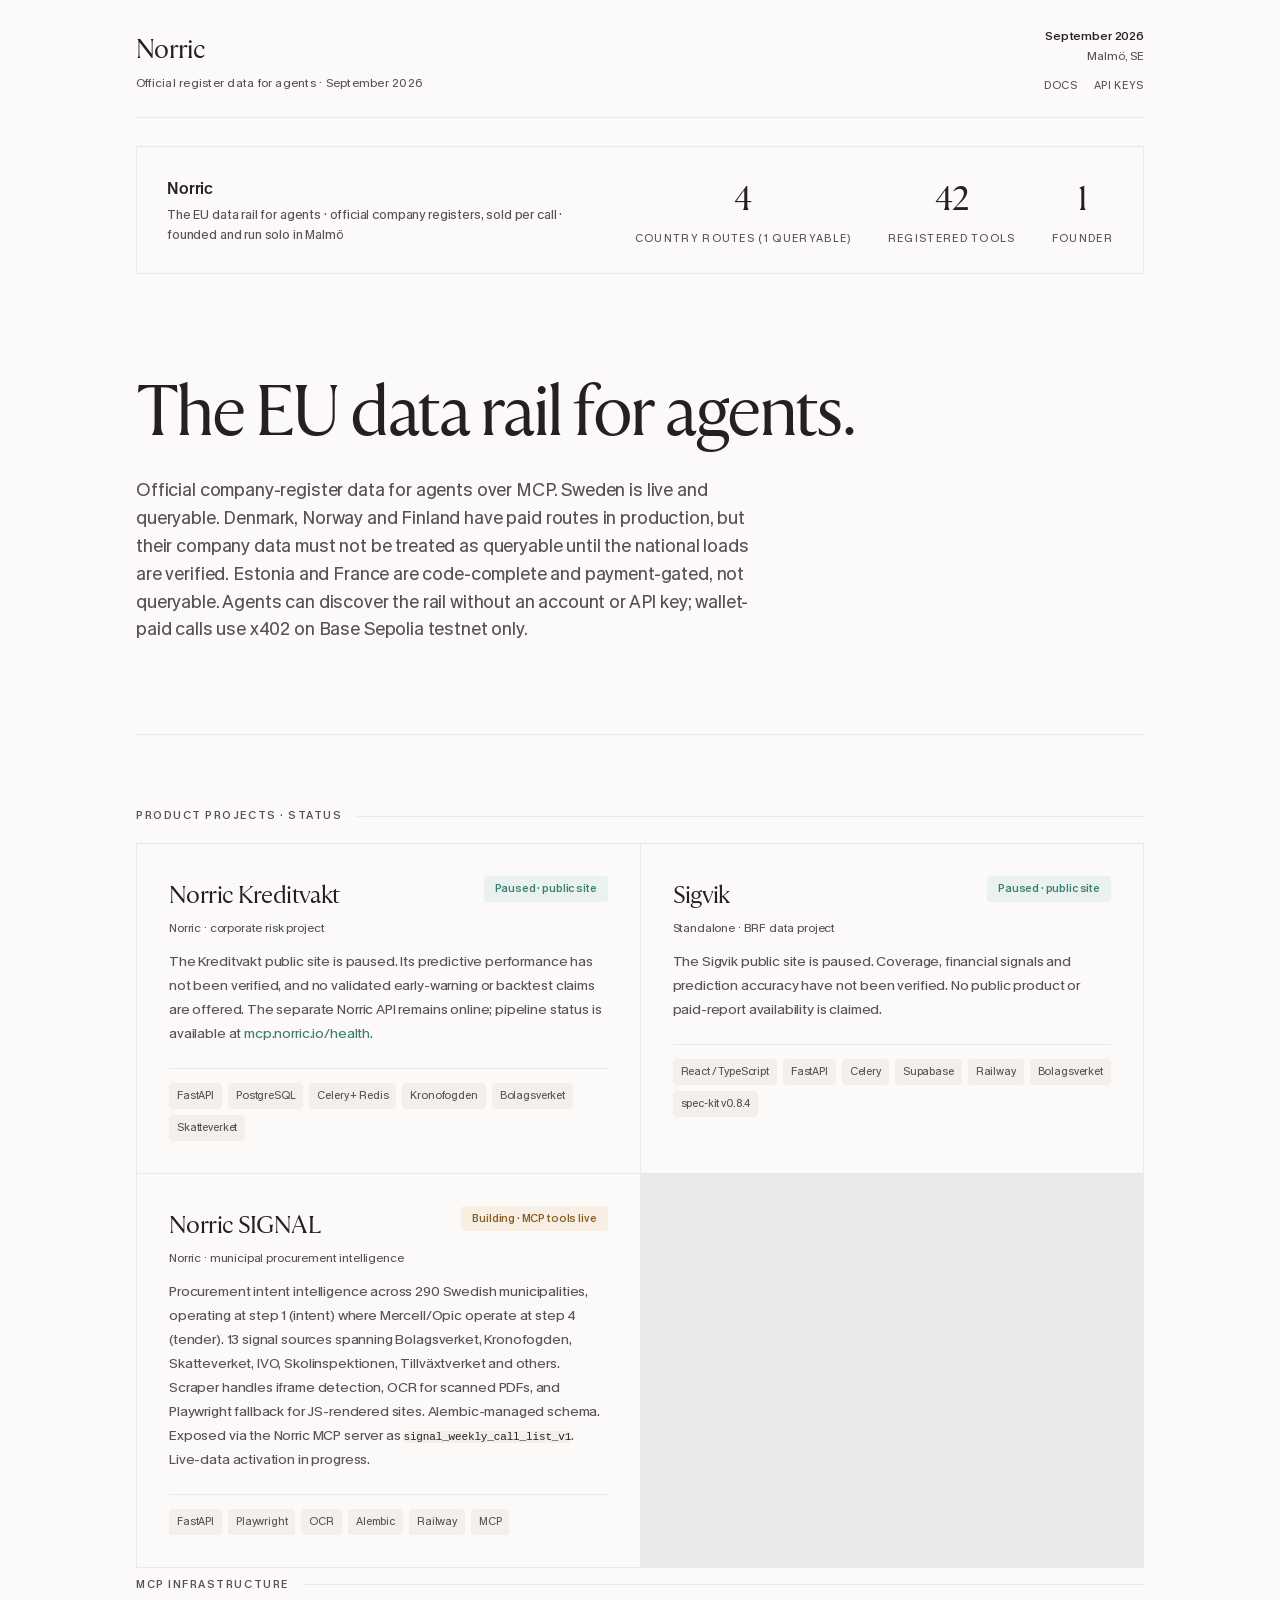
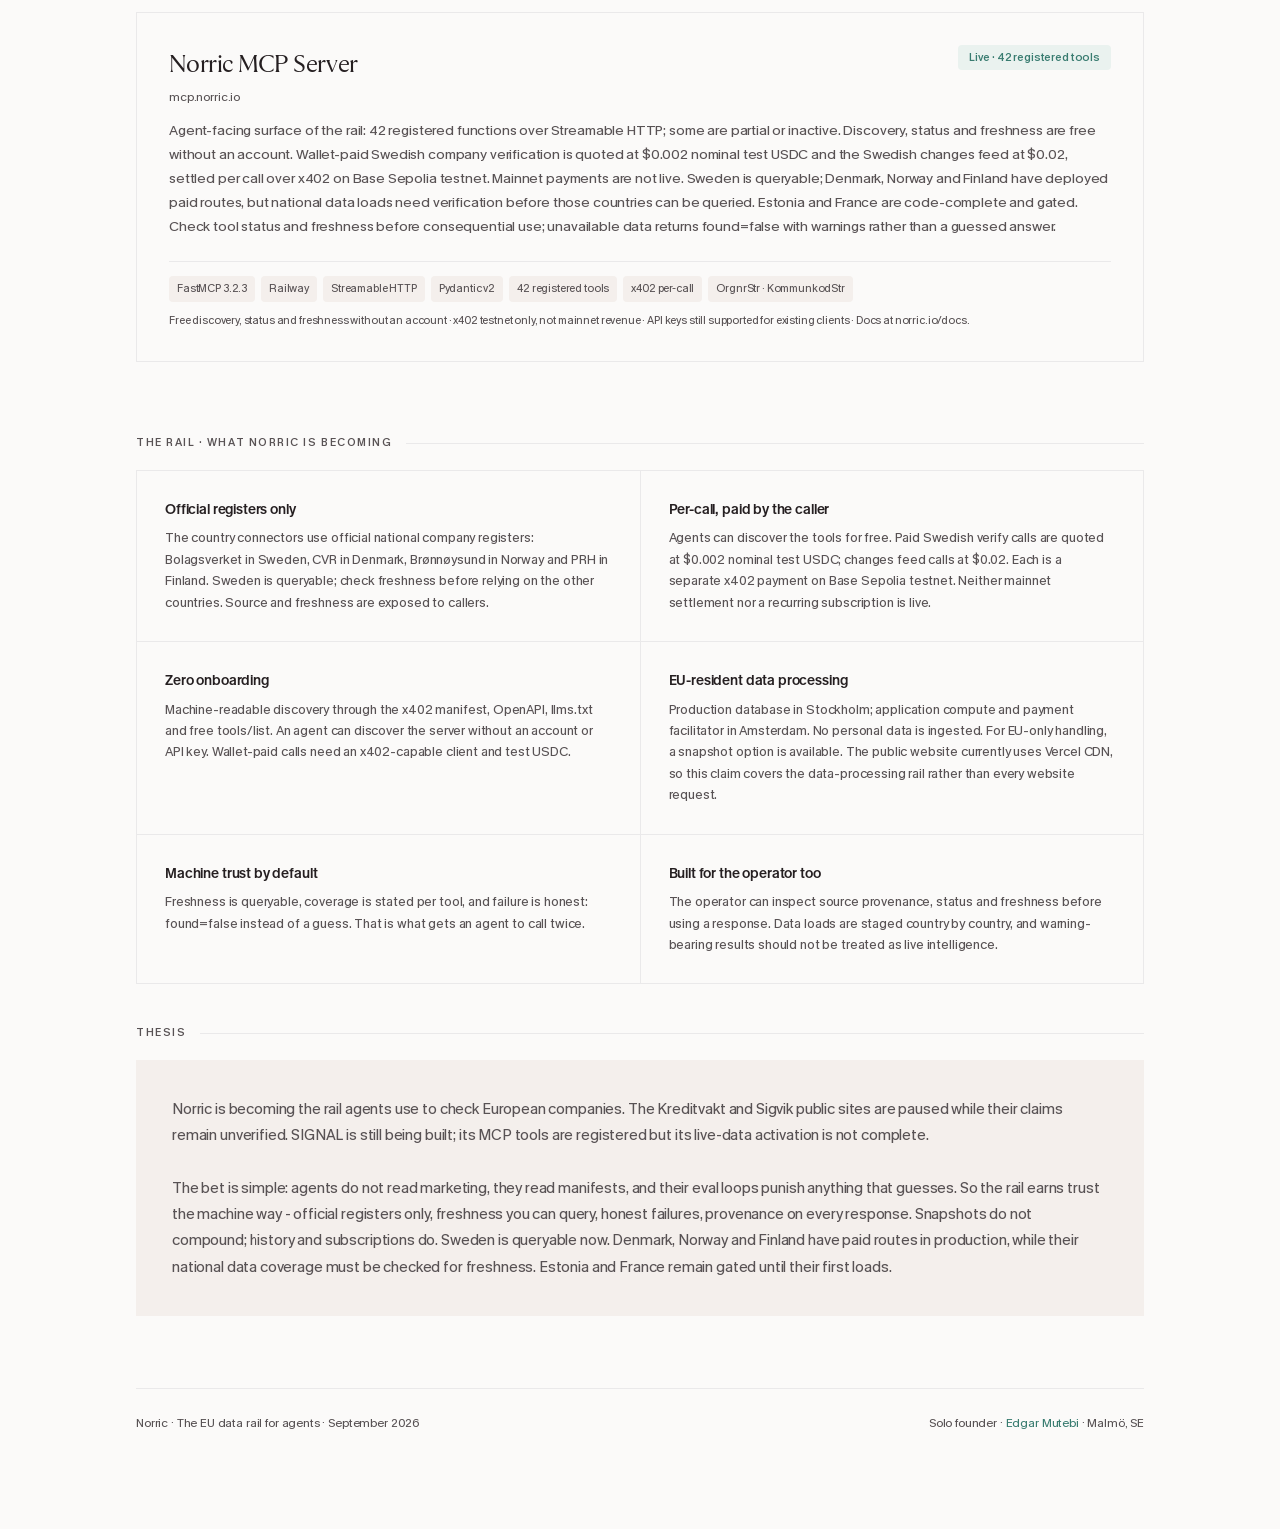
<file: home.html>
<!DOCTYPE html>
<html lang="en">
<head>
<meta charset="UTF-8">
<meta name="viewport" content="width=device-width, initial-scale=1.0">
<title>Norric - The EU data rail for agents</title>
<meta name="description" content="Official European company-register data for autonomous agents. Per-call testnet pricing over x402, free discovery, EU-resident data processing. Sweden queryable; Denmark, Norway and Finland paid routes are deployed, with national data loads pending.">
<meta property="og:title" content="Norric - The EU data rail for agents">
<meta property="og:description" content="Official European company-register data for autonomous agents. Per-call testnet pricing over x402, free discovery, EU-resident data processing. Sweden queryable; Denmark, Norway and Finland paid routes are deployed, with national data loads pending.">
<meta property="og:type" content="website">
<meta property="og:url" content="https://norric.io">
<style>
  :root {
    --bg: #ffffff;
    --surface: #f5f5f7;
    --surface2: #ffffff;
    --border: #d2d2d7;
    --border2: #e8e8eb;
    --text: #1d1d1f;
    --muted: #86868b;
    --dim: #d2d2d7;

    --green: #248a3d;
    --green-bg: #e9f8ee;
    --green-border: #bbe5c7;

    --amber: #b25000;
    --amber-bg: #fff4e3;
    --amber-border: #f5d9ae;

    --blue: #0071e3;
    --blue-bg: #e9f2fe;
    --blue-border: #c3dcfa;

    --red: #d70015;
    --red-bg: #fdecea;
    --red-border: #f4c7c3;

    --purple: #8944ab;
    --purple-bg: #f7ecfd;
    --purple-border: #e5c9f5;

    --teal: #0071e3;
    --teal-bg: #e9f2fe;
    --teal-border: #c3dcfa;

    --font: -apple-system, BlinkMacSystemFont, 'SF Pro Text', 'Helvetica Neue', Helvetica, Arial, sans-serif;
    --font-display: -apple-system, BlinkMacSystemFont, 'SF Pro Display', 'Helvetica Neue', Helvetica, Arial, sans-serif;
    --mono: ui-monospace, 'SF Mono', SFMono-Regular, Menlo, Consolas, monospace;
  }

  * { margin: 0; padding: 0; box-sizing: border-box; }

  html { -webkit-text-size-adjust: 100%; }

  body {
    background: var(--bg);
    color: var(--text);
    font-family: var(--font);
    font-size: 15px;
    line-height: 1.5;
    -webkit-font-smoothing: antialiased;
    -moz-osx-font-smoothing: grayscale;
  }

  ::selection { background: var(--blue); color: #fff; }

  a { color: var(--blue); text-decoration: none; }
  a:hover { text-decoration: underline; }

  code {
    font-family: var(--mono);
    font-size: 12px;
    background: rgba(0,0,0,0.04);
    padding: 1px 5px;
    border-radius: 5px;
  }

  .wrap {
    max-width: 980px;
    margin: 0 auto;
    padding: 0 22px 80px;
  }

  /* ── HEADER ── */
  header {
    display: flex;
    justify-content: space-between;
    align-items: flex-start;
    padding: 28px 0 24px;
    border-bottom: 1px solid var(--border2);
  }

  .logo {
    font-family: var(--font-display);
    font-size: 21px;
    font-weight: 600;
    letter-spacing: -0.01em;
  }

  .logo span { color: var(--muted); font-weight: 400; }

  .tagline {
    font-size: 12px;
    color: var(--muted);
    margin-top: 3px;
    letter-spacing: 0.02em;
  }

  .header-meta {
    text-align: right;
    font-size: 12px;
    color: var(--muted);
    line-height: 1.7;
  }

  .header-meta .date { color: var(--text); font-weight: 500; }

  /* ── HOLDING ── */
  .holding {
    display: flex;
    justify-content: space-between;
    align-items: center;
    gap: 24px;
    background: var(--surface);
    border-radius: 18px;
    padding: 22px 28px;
    margin-top: 28px;
  }

  .holding-name {
    font-size: 15px;
    font-weight: 600;
  }

  .holding-desc {
    font-size: 13px;
    color: var(--muted);
    margin-top: 3px;
    line-height: 1.55;
  }

  .holding-stats {
    display: flex;
    gap: 36px;
    flex-shrink: 0;
  }

  .stat { text-align: center; }

  .stat-val {
    font-family: var(--font-display);
    font-size: 28px;
    font-weight: 600;
    letter-spacing: -0.02em;
  }

  .stat-label {
    font-size: 11px;
    color: var(--muted);
    text-transform: uppercase;
    letter-spacing: 0.08em;
    margin-top: 2px;
  }

  /* ── HERO ── */
  .hero {
    text-align: center;
    padding: 88px 0 80px;
  }

  .hero-headline {
    font-family: var(--font-display);
    font-size: 56px;
    font-weight: 700;
    letter-spacing: -0.03em;
    line-height: 1.08;
    max-width: 760px;
    margin: 0 auto;
  }

  .hero-subline {
    font-size: 19px;
    color: var(--muted);
    line-height: 1.55;
    max-width: 620px;
    margin: 18px auto 0;
  }

  /* ── SECTION LABELS ── */
  .section-label {
    display: flex;
    align-items: center;
    gap: 14px;
    font-size: 12px;
    font-weight: 600;
    color: var(--muted);
    text-transform: uppercase;
    letter-spacing: 0.12em;
    margin: 56px 0 18px;
  }

  .section-label::after {
    content: '';
    flex: 1;
    height: 1px;
    background: var(--border2);
  }

  /* ── GRID ── */
  .grid { display: grid; gap: 16px; }
  .grid-2 { grid-template-columns: repeat(2, 1fr); }
  .grid-1 { grid-template-columns: 1fr; }

  /* ── CARDS ── */
  .card {
    position: relative;
    background: var(--surface);
    border-radius: 18px;
    padding: 26px 28px;
    transition: box-shadow 0.2s ease;
  }

  .card:hover { box-shadow: 0 8px 28px rgba(0,0,0,0.07); }

  .card-accent { display: none; }

  .card-top {
    display: flex;
    justify-content: space-between;
    align-items: flex-start;
    gap: 14px;
    margin-bottom: 12px;
  }

  .card-name {
    font-family: var(--font-display);
    font-size: 21px;
    font-weight: 600;
    letter-spacing: -0.01em;
  }

  .card-brand {
    font-size: 12px;
    color: var(--muted);
    margin-top: 3px;
  }

  .card-desc {
    font-size: 14px;
    line-height: 1.65;
    color: var(--text);
  }

  .card-rule {
    height: 1px;
    background: rgba(0,0,0,0.07);
    margin: 16px 0 12px;
  }

  .card-meta {
    display: flex;
    flex-wrap: wrap;
    gap: 6px;
  }

  .tag {
    font-size: 11px;
    color: #6e6e73;
    background: rgba(0,0,0,0.045);
    padding: 4px 10px;
    border-radius: 999px;
  }

  /* ── STATUS PILLS ── */
  .status-pill {
    font-size: 11px;
    font-weight: 500;
    padding: 4px 11px;
    border-radius: 999px;
    white-space: nowrap;
    flex-shrink: 0;
  }

  .pill-green { color: var(--green); background: var(--green-bg); }
  .pill-amber { color: var(--amber); background: var(--amber-bg); }
  .pill-blue  { color: var(--blue); background: var(--blue-bg); }
  .pill-teal  { color: var(--teal); background: var(--teal-bg); }
  .pill-muted { color: var(--muted); background: rgba(0,0,0,0.045); }

  /* ── MOATS ── */
  .moat-grid {
    display: grid;
    grid-template-columns: repeat(2, 1fr);
    gap: 16px;
  }

  .moat-cell {
    background: var(--surface);
    border-radius: 18px;
    padding: 24px 26px;
  }

  .moat-icon { font-size: 22px; margin-bottom: 10px; }

  .moat-name {
    font-size: 14px;
    font-weight: 600;
    margin-bottom: 6px;
  }

  .moat-desc {
    font-size: 13px;
    color: var(--muted);
    line-height: 1.6;
  }

  /* ── THESIS / IP BOX ── */
  .ip-box {
    background: var(--surface);
    border-radius: 18px;
    padding: 28px 30px;
  }

  .ip-title {
    font-size: 13px;
    font-weight: 600;
    margin-bottom: 8px;
  }

  .ip-desc {
    font-size: 15px;
    line-height: 1.7;
    color: var(--text);
  }

  /* ── FOOTER ── */
  footer {
    display: flex;
    justify-content: space-between;
    gap: 16px;
    flex-wrap: wrap;
    border-top: 1px solid var(--border2);
    margin-top: 72px;
    padding-top: 24px;
    font-size: 12px;
    color: var(--muted);
    line-height: 1.7;
  }

  footer .right { text-align: right; }

  /* ── RESPONSIVE ── */
  @media (max-width: 720px) {
    .hero { padding: 56px 0 48px; }
    .hero-headline { font-size: 36px; }
    .hero-subline { font-size: 17px; }
    .grid-2, .moat-grid { grid-template-columns: 1fr; }
    .holding { flex-direction: column; align-items: flex-start; gap: 18px; }
    .holding-stats { gap: 28px; }
    footer .right { text-align: left; }
  }
</style>
<link rel="stylesheet" href="/design.css">
</head>
<body>
<div class="wrap">

  <!-- HEADER -->
  <header>
    <div class="logo-block">
      <div class="logo">Norric</div>
      <div class="tagline">Official register data for agents · September 2026</div>
    </div>
    <div class="header-meta">
      <div class="date">September 2026</div>
      <div class="entity">Malmö, SE</div>
      <div style="margin-top:10px;display:flex;gap:16px;justify-content:flex-end;">
        <a href="/docs" style="font-size:11px;color:var(--muted);text-decoration:none;letter-spacing:0.06em;text-transform:uppercase;">Docs</a>
        <a href="/api-keys" style="font-size:11px;color:var(--muted);text-decoration:none;letter-spacing:0.06em;text-transform:uppercase;">API Keys</a>
      </div>
    </div>
  </header>

  <!-- HOLDING -->
  <div class="holding">
    <div>
      <div class="holding-name">Norric</div>
      <div class="holding-desc">The EU data rail for agents · official company registers, sold per call · founded and run solo in Malmö</div>
    </div>
    <div class="holding-stats">
      <div class="stat">
        <div class="stat-val">4</div>
        <div class="stat-label">Country routes (1 queryable)</div>
      </div>
      <div class="stat">
        <div class="stat-val">42</div>
        <div class="stat-label">Registered tools</div>
      </div>
      <div class="stat">
        <div class="stat-val">1</div>
        <div class="stat-label">Founder</div>
      </div>
    </div>
  </div>

  <!-- HERO -->
  <div class="hero">
    <div class="hero-headline">The EU data rail for agents.</div>
    <div class="hero-subline">Official company-register data for agents over MCP. Sweden is live and queryable. Denmark, Norway and Finland have paid routes in production, but their company data must not be treated as queryable until the national loads are verified. Estonia and France are code-complete and payment-gated, not queryable. Agents can discover the rail without an account or API key; wallet-paid calls use x402 on Base Sepolia testnet only.</div>
  </div>

  <!-- PORTFOLIO -->
  <div class="section-label">Product projects · status</div>
  <div class="grid grid-2">

    <!-- Norric Kreditvakt -->
    <div class="card">
      <div class="card-accent accent-blue"></div>
      <div class="card-top">
        <div>
          <div class="card-name">Norric Kreditvakt</div>
          <div class="card-brand">Norric · corporate risk project</div>
        </div>
        <span class="status-pill pill-blue">Paused · public site</span>
      </div>
      <div class="card-desc">The Kreditvakt public site is paused. Its predictive performance has not been verified, and no validated early-warning or backtest claims are offered. The separate Norric API remains online; pipeline status is available at <a href="https://mcp.norric.io/health" style="color:var(--teal);text-decoration:none;">mcp.norric.io/health</a>.</div>
      <div class="card-rule"></div>
      <div class="card-meta">
        <span class="tag">FastAPI</span>
        <span class="tag">PostgreSQL</span>
        <span class="tag">Celery + Redis</span>
        <span class="tag">Kronofogden</span>
        <span class="tag">Bolagsverket</span>
        <span class="tag">Skatteverket</span>
      </div>
    </div>

    <!-- Sigvik -->
    <div class="card">
      <div class="card-accent accent-teal"></div>
      <div class="card-top">
        <div>
          <div class="card-name">Sigvik</div>
          <div class="card-brand">Standalone · BRF data project</div>
        </div>
        <span class="status-pill pill-teal">Paused · public site</span>
      </div>
      <div class="card-desc">The Sigvik public site is paused. Coverage, financial signals and prediction accuracy have not been verified. No public product or paid-report availability is claimed.</div>
      <div class="card-rule"></div>
      <div class="card-meta">
        <span class="tag">React / TypeScript</span>
        <span class="tag">FastAPI</span>
        <span class="tag">Celery</span>
        <span class="tag">Supabase</span>
        <span class="tag">Railway</span>
        <span class="tag">Bolagsverket</span>
        <span class="tag">spec-kit v0.8.4</span>
      </div>
    </div>

    <!-- Norric SIGNAL -->
    <div class="card">
      <div class="card-accent accent-green"></div>
      <div class="card-top">
        <div>
          <div class="card-name">Norric SIGNAL</div>
          <div class="card-brand">Norric · municipal procurement intelligence</div>
        </div>
        <span class="status-pill pill-amber">Building · MCP tools live</span>
      </div>
      <div class="card-desc">Procurement intent intelligence across 290 Swedish municipalities, operating at step 1 (intent) where Mercell/Opic operate at step 4 (tender). 13 signal sources spanning Bolagsverket, Kronofogden, Skatteverket, IVO, Skolinspektionen, Tillväxtverket and others. Scraper handles iframe detection, OCR for scanned PDFs, and Playwright fallback for JS-rendered sites. Alembic-managed schema. Exposed via the Norric MCP server as <code style="font-size:11px;color:var(--teal);background:none;border:none;padding:0;">signal_weekly_call_list_v1</code>. Live-data activation in progress.</div>
      <div class="card-rule"></div>
      <div class="card-meta">
        <span class="tag">FastAPI</span>
        <span class="tag">Playwright</span>
        <span class="tag">OCR</span>
        <span class="tag">Alembic</span>
        <span class="tag">Railway</span>
        <span class="tag">MCP</span>
      </div>
    </div>

  </div>

  <!-- MCP INFRASTRUCTURE -->
  <div class="section-label" style="margin-top:8px;">MCP infrastructure</div>
  <div class="grid grid-1" style="margin-bottom:40px;">
    <div class="card">
      <div class="card-accent accent-green"></div>
      <div class="card-top">
        <div>
          <div class="card-name">Norric MCP Server</div>
          <div class="card-brand">mcp.norric.io</div>
        </div>
        <span class="status-pill pill-green">Live · 42 registered tools</span>
      </div>
      <div class="card-desc">Agent-facing surface of the rail: 42 registered functions over Streamable HTTP; some are partial or inactive. Discovery, status and freshness are free without an account. Wallet-paid Swedish company verification is quoted at $0.002 nominal test USDC and the Swedish changes feed at $0.02, settled per call over x402 on Base Sepolia testnet. Mainnet payments are not live. Sweden is queryable; Denmark, Norway and Finland have deployed paid routes, but national data loads need verification before those countries can be queried. Estonia and France are code-complete and gated. Check tool status and freshness before consequential use; unavailable data returns found=false with warnings rather than a guessed answer.</div>
      <div class="card-rule"></div>
      <div class="card-meta">
        <span class="tag">FastMCP 3.2.3</span>
        <span class="tag">Railway</span>
        <span class="tag">Streamable HTTP</span>
        <span class="tag">Pydantic v2</span>
        <span class="tag">42 registered tools</span>
        <span class="tag">x402 per-call</span>
        <span class="tag">OrgnrStr · KommunkodStr</span>
      </div>
      <div style="margin-top:10px;font-size:11px;color:var(--muted);line-height:1.6;">Free discovery, status and freshness without an account · x402 testnet only, not mainnet revenue · API keys still supported for existing clients · Docs at <a href="/docs" style="color:var(--muted);">norric.io/docs</a>.</div>
    </div>
  </div>

  <!-- THE RAIL -->
  <div class="section-label">The rail · what Norric is becoming</div>
  <div class="moat-grid" style="margin-bottom:40px;">
    <div class="moat-cell">
      <div class="moat-icon">📇</div>
      <div class="moat-name">Official registers only</div>
      <div class="moat-desc">The country connectors use official national company registers: Bolagsverket in Sweden, CVR in Denmark, Brønnøysund in Norway and PRH in Finland. Sweden is queryable; check freshness before relying on the other countries. Source and freshness are exposed to callers.</div>
    </div>
    <div class="moat-cell">
      <div class="moat-icon">💳</div>
      <div class="moat-name">Per-call, paid by the caller</div>
      <div class="moat-desc">Agents can discover the tools for free. Paid Swedish verify calls are quoted at $0.002 nominal test USDC; changes feed calls at $0.02. Each is a separate x402 payment on Base Sepolia testnet. Neither mainnet settlement nor a recurring subscription is live.</div>
    </div>
    <div class="moat-cell">
      <div class="moat-icon">🔌</div>
      <div class="moat-name">Zero onboarding</div>
      <div class="moat-desc">Machine-readable discovery through the x402 manifest, OpenAPI, llms.txt and free tools/list. An agent can discover the server without an account or API key. Wallet-paid calls need an x402-capable client and test USDC.</div>
    </div>
    <div class="moat-cell">
      <div class="moat-icon">🇪🇺</div>
      <div class="moat-name">EU-resident data processing</div>
      <div class="moat-desc">Production database in Stockholm; application compute and payment facilitator in Amsterdam. No personal data is ingested. For EU-only handling, a snapshot option is available. The public website currently uses Vercel CDN, so this claim covers the data-processing rail rather than every website request.</div>
    </div>
    <div class="moat-cell">
      <div class="moat-icon">🧭</div>
      <div class="moat-name">Machine trust by default</div>
      <div class="moat-desc">Freshness is queryable, coverage is stated per tool, and failure is honest: found=false instead of a guess. That is what gets an agent to call twice.</div>
    </div>
    <div class="moat-cell">
      <div class="moat-icon">🏛️</div>
      <div class="moat-name">Built for the operator too</div>
      <div class="moat-desc">The operator can inspect source provenance, status and freshness before using a response. Data loads are staged country by country, and warning-bearing results should not be treated as live intelligence.</div>
    </div>
  </div>

  <!-- THESIS -->
  <div class="section-label" style="margin-top:40px;">Thesis</div>
  <div class="ip-box" style="margin-bottom:40px;">
    <div class="ip-desc" style="line-height:1.75;">
      Norric is becoming the rail agents use to check European companies. The Kreditvakt and Sigvik public sites are paused while their claims remain unverified. SIGNAL is still being built; its MCP tools are registered but its live-data activation is not complete.
      <br><br>
      The bet is simple: agents do not read marketing, they read manifests, and their eval loops punish anything that guesses. So the rail earns trust the machine way - official registers only, freshness you can query, honest failures, provenance on every response. Snapshots do not compound; history and subscriptions do. Sweden is queryable now. Denmark, Norway and Finland have paid routes in production, while their national data coverage must be checked for freshness. Estonia and France remain gated until their first loads.
    </div>
  </div>

  <!-- FOOTER -->
  <footer>
    <div class="left">Norric · The EU data rail for agents · September 2026</div>
    <div class="right">
      Solo founder · <a href="https://edgarmutebi-site.vercel.app">Edgar Mutebi</a> · Malmö, SE
    </div>
  </footer>

</div>
</body>
</html>
</file>
<file: design.css>
@font-face{font-family:Aime;src:url('[data-uri]') format('woff2');font-weight:400;font-style:normal;font-display:swap}
@font-face{font-family:'KMR Melange Grotesk';src:url('[data-uri]') format('woff2');font-weight:400;font-style:normal;font-display:swap}
@font-face{font-family:'KMR Melange Grotesk';src:url('[data-uri]') format('woff2');font-weight:500;font-style:normal;font-display:swap}
@font-face{font-family:'KMR Melange Grotesk';src:url('[data-uri]') format('opentype');font-weight:600;font-style:normal;font-display:swap}
:root{
  --bg:#fbfaf9;--surface:#f4efec;--surface2:#fff;--s1:#f4efec;--s2:#eee9e6;--s3:#e6dfdc;
  --border:#eae9ea;--border2:#eae9ea;--text:#251f21;--muted:#585254;--dim:#969394;
  --blue:#397c70;--blue-bg:#eaf2ef;--blue-border:#cbded8;--blue-b:#cbded8;
  --green:#397c70;--green-bg:#eaf2ef;--green-border:#cbded8;--green-b:#cbded8;
  --teal:#397c70;--teal-bg:#eaf2ef;--teal-border:#cbded8;--teal-b:#cbded8;
  --amber:#8b5d26;--amber-bg:#f7efe4;--amber-border:#ead9c0;--amber-b:#ead9c0;
  --purple:#6d5c76;--purple-bg:#f1edf3;--purple-border:#ddd2e2;--purple-b:#ddd2e2;
  --red:#ed313e;--red-bg:#fff0f1;--red-border:#f5aaae;--red-b:#f5aaae;
  --code-bg:#f4efec;
  --font:'KMR Melange Grotesk',-apple-system,'Helvetica Neue',Arial,sans-serif;
  --font-display:Aime,Georgia,serif;
}
*{box-sizing:border-box}
html{background:var(--bg);scroll-behavior:smooth}
body{background:var(--bg);color:var(--text);font-family:var(--font);font-size:15px;line-height:1.6;letter-spacing:-.01em}
::selection{background:#73a89a;color:#fff}
a{color:var(--blue);text-underline-offset:3px}
a:hover{text-decoration:underline}
code{border:0!important;border-radius:4px!important;background:var(--surface)!important;color:var(--text)!important}

/* Shared navigation and framing */
.wrap{max-width:1080px;padding:0 36px 96px}
header,.topbar{background:transparent;border-color:var(--border)}
header{align-items:center;padding:26px 0 22px}
.logo,.topbar-logo,.sidebar-logo-name{font-family:var(--font-display);font-weight:400;letter-spacing:-.025em}
.logo{font-size:27px}.logo span{color:var(--muted);font-weight:400}
.tagline,.header-meta,.topbar-nav a{color:var(--muted);font-size:12px}
.header-meta .date{color:var(--text)}
.topbar{position:sticky;top:0;background:rgba(251,250,249,.94);backdrop-filter:blur(16px);border-bottom:1px solid var(--border)}
.topbar-inner{max-width:1080px;height:64px;padding:0 36px}
.topbar-logo{font-size:24px}.topbar-logo span{font-style:normal}
.topbar-nav{gap:28px}.topbar-nav a{font-size:13px}

/* Home */
.holding{margin-top:28px;padding:26px 30px;background:transparent;border:1px solid var(--border);border-radius:0}
.holding-name{font-size:16px}.holding-desc{color:var(--muted)}
.stat-val{font-family:var(--font-display);font-size:34px;font-weight:400}.stat-label{color:var(--muted);letter-spacing:.12em}
.hero{text-align:left;padding:104px 0 90px;border-bottom:1px solid var(--border)}
.hero-headline{max-width:840px;margin:0;font-family:var(--font-display);font-size:72px;font-weight:400;line-height:.98;letter-spacing:-.035em}
.hero-subline{max-width:640px;margin:28px 0 0;color:var(--muted);font-size:18px;line-height:1.55}
.section-label{margin:72px 0 18px;color:var(--muted);font-size:11px;font-weight:500;letter-spacing:.14em}
.section-label::after{background:var(--border)}
.grid{gap:1px;background:var(--border);border:1px solid var(--border)}
.card{background:var(--bg);border-radius:0;padding:32px;transition:background .15s ease}
.card:hover{background:#fff;box-shadow:none}
.card-name{font-family:var(--font-display);font-size:25px;font-weight:400;letter-spacing:-.025em}
.card-brand,.card-desc{color:var(--muted)}
.card-desc{font-size:14px;line-height:1.72}.card-rule{background:var(--border);margin:22px 0 14px}
.tag{background:var(--surface);color:var(--muted);border-radius:4px;padding:4px 8px}
.status-pill,.badge{border-radius:4px!important;font-weight:500!important}
.pill-green,.pill-blue,.pill-teal,.badge-green,.badge-blue{background:var(--blue-bg)!important;color:var(--blue)!important;border-color:var(--blue-b)!important}
.moat-grid{gap:1px;background:var(--border);border:1px solid var(--border)}
.moat-cell{background:var(--bg)!important;border:0!important;border-radius:0!important;padding:28px!important}
.moat-icon{filter:grayscale(1);opacity:.72}.moat-name{font-size:14px}.moat-desc{color:var(--muted);line-height:1.65}
.ip-box{background:var(--surface)!important;border:0!important;border-radius:0!important;padding:36px!important}
.ip-desc{color:var(--muted)!important}
footer{border-color:var(--border)!important;color:var(--muted)!important}

/* Docs */
.layout{background:var(--bg)}
.sidebar{width:264px;background:var(--surface);border-right:1px solid var(--border);padding:28px 0}
.sidebar-logo{padding:0 24px 24px;border-color:var(--border)}
.sidebar-logo-name{font-size:24px}.sidebar-logo-name span{font-style:normal}
.sidebar-logo-tag,.nav-section-label{color:var(--dim);letter-spacing:.14em}
.sidebar-back,.nav-section{padding-left:24px;padding-right:24px}
.nav-item{padding:7px 10px;color:var(--muted);border-radius:4px;font-size:13px}
.nav-item:hover{background:rgba(37,31,33,.05);color:var(--text)}
.nav-item.active{background:#fff;color:var(--text);box-shadow:0 1px 2px rgba(37,31,33,.04)}
.main{margin-left:264px;max-width:940px;padding:72px 72px 128px}
.section{margin-bottom:96px}.section-overline,.eyebrow{color:var(--blue);font-size:11px;letter-spacing:.13em}
h1{font-family:var(--font-display);font-size:50px;font-weight:400;letter-spacing:-.035em;line-height:1.02;margin-bottom:22px}
h2{font-family:var(--font-display);font-size:30px;font-weight:400;letter-spacing:-.025em;border-color:var(--border);padding-top:56px;margin-top:56px}
h3{font-size:14px;font-weight:600}p{color:var(--muted);line-height:1.75}
pre{background:var(--surface);border:0;padding:24px;border-radius:8px;line-height:1.7}
pre code{background:none!important}
table{font-size:13px}th{background:var(--surface);color:var(--muted);border-color:var(--border)}td{color:var(--muted);border-color:var(--border);padding:13px 12px}tr:hover td{background:#fff}
.callout{border-left-width:2px;padding:18px 20px}.callout.info,.callout.success{border-color:var(--blue);background:var(--blue-bg)}
.pricing-grid{gap:1px;background:var(--border);border:1px solid var(--border)}
.plan-card{background:var(--bg)!important;border:0!important;border-radius:0!important;padding:24px!important}.plan-card.featured{background:#fff!important;box-shadow:inset 0 3px 0 #73a89a!important}

/* API access */
.main:not(.layout .main){max-width:1080px;padding:96px 36px 128px}
.page-header{margin-bottom:64px}.subtitle{font-size:16px;max-width:560px}
.form-card,.info-card{background:var(--surface);border:0;border-radius:0;padding:30px}
.form-card h2,.info-card h3{font-size:14px;font-weight:600}
input,select,textarea{background:#fff;border:1px solid var(--border);border-radius:4px;font-family:var(--font);padding:12px 13px}
input:focus,select:focus,textarea:focus{border-color:#73a89a;box-shadow:0 0 0 3px rgba(115,168,154,.16)}
.btn{background:var(--text);border-radius:4px;font-size:14px;font-weight:600}.btn:hover{background:#397c70;opacity:1}
.tier-row,.footer{border-color:var(--border)}

@media(max-width:760px){
 .wrap{padding:0 22px 72px}header{align-items:flex-start;padding:22px 0}.logo{font-size:24px}.tagline{max-width:190px}.header-meta{font-size:11px}
 .holding{display:block;padding:22px}.holding-stats{justify-content:space-between;margin-top:24px;gap:16px}.stat{flex:1}.stat-val{font-size:30px}
 .hero{padding:72px 0 64px}.hero-headline{font-size:48px}.hero-subline{font-size:16px;margin-top:22px}
 .section-label{margin-top:56px}.grid-2{grid-template-columns:1fr}.card{padding:26px 22px}.card-top{display:block}.status-pill{display:inline-block;margin-top:12px}
 .moat-grid{grid-template-columns:1fr!important}.ip-box{padding:26px 22px!important}
 .topbar-inner{height:60px;padding:0 20px}.topbar-logo{font-size:22px}.topbar-nav{gap:16px}.topbar-nav a{font-size:12px}
 .sidebar{position:relative;width:100%;height:auto;border-right:0;border-bottom:1px solid var(--border);padding:20px}.sidebar-logo{padding:0 0 16px}.sidebar-back{padding:6px 0}.nav-section{display:none}
 .layout{display:block}.main{margin-left:0;max-width:none;padding:56px 22px 96px}.section{margin-bottom:72px}h1{font-size:40px}h2{font-size:27px;margin-top:44px;padding-top:44px}
 .pricing-grid{grid-template-columns:1fr}.plan-card{padding:22px!important}
 .main:not(.layout .main){padding:64px 22px 96px}.page-header{margin-bottom:44px}.page-header h1{font-size:40px}
 .form-card,.info-card{padding:24px}.layout{grid-template-columns:1fr!important;gap:24px!important}.sidebar-info{order:2!important}
}
/* Keep content structure and status semantics; remove ornamental emoji so the system stays typographic. */
.moat-icon{display:none}
@media(max-width:760px){
 .sidebar{display:block!important}
 .sidebar .nav-section{display:none}
}
</file>
